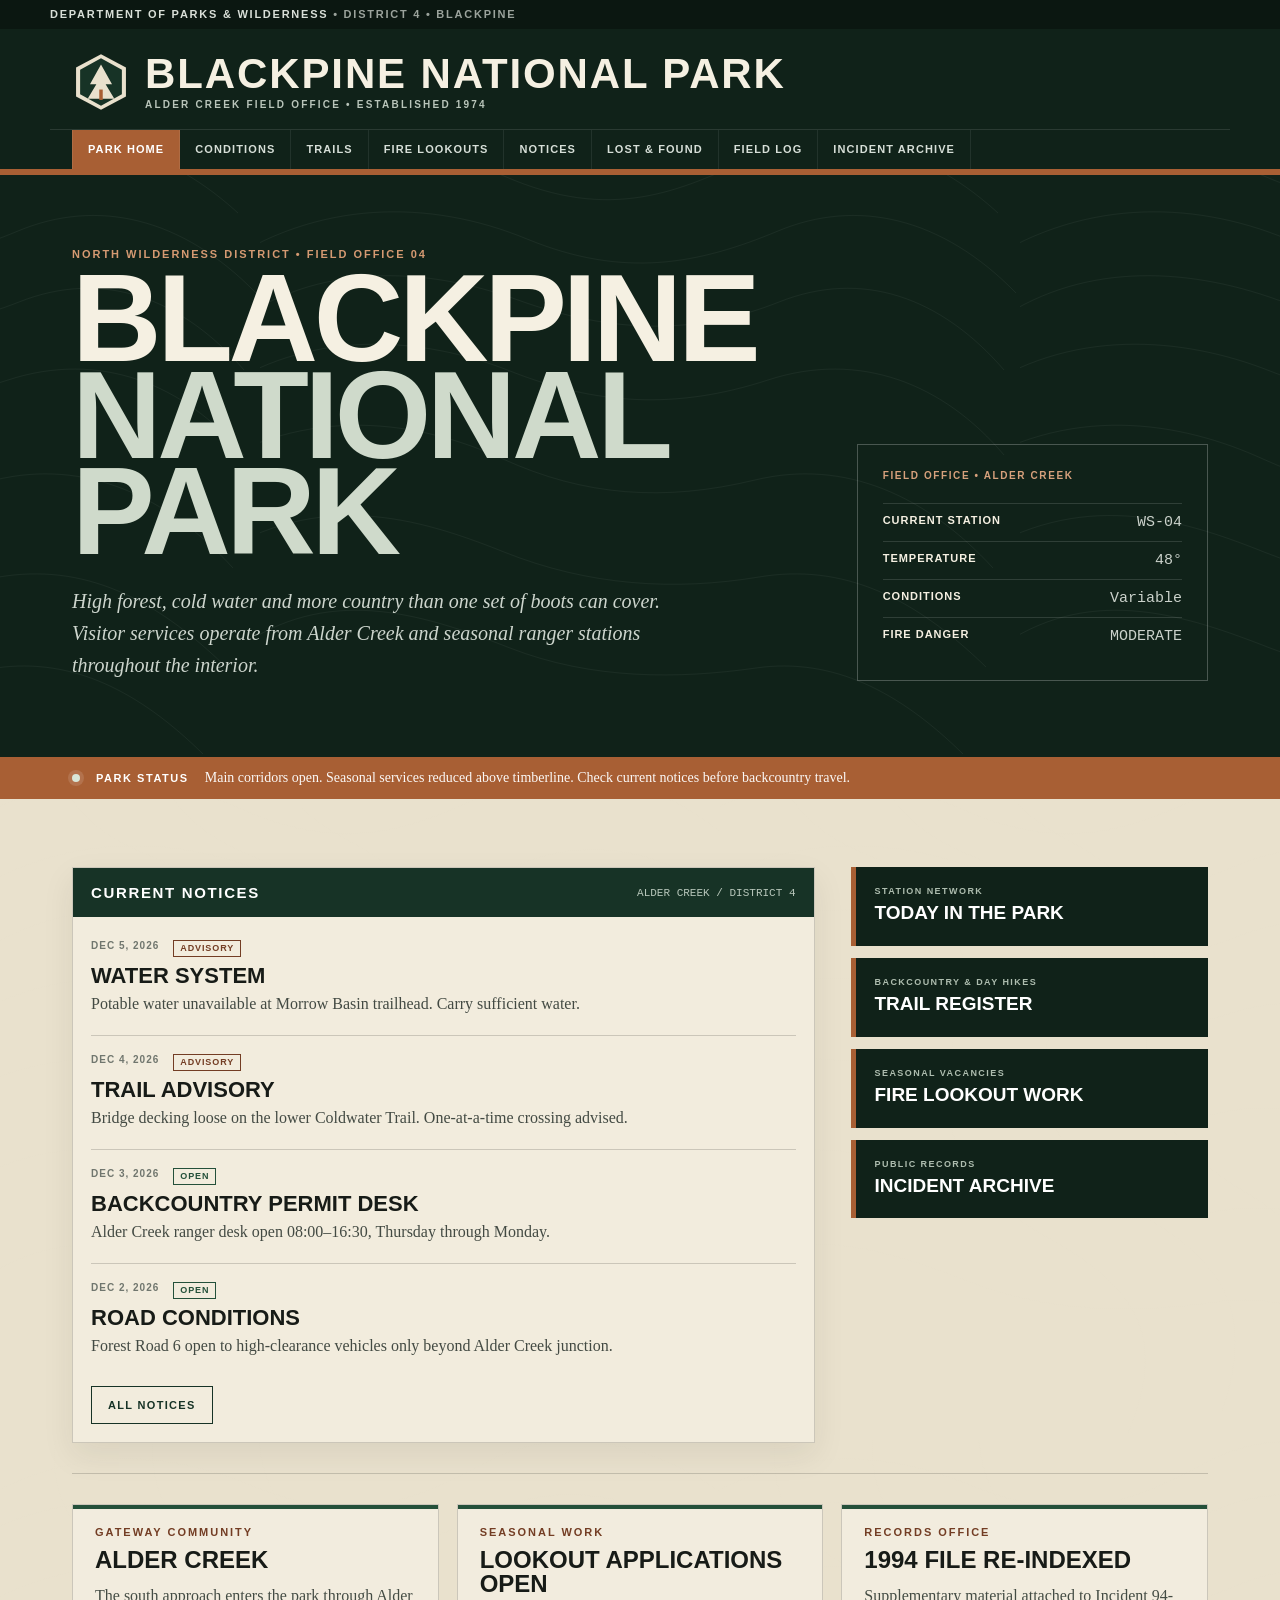
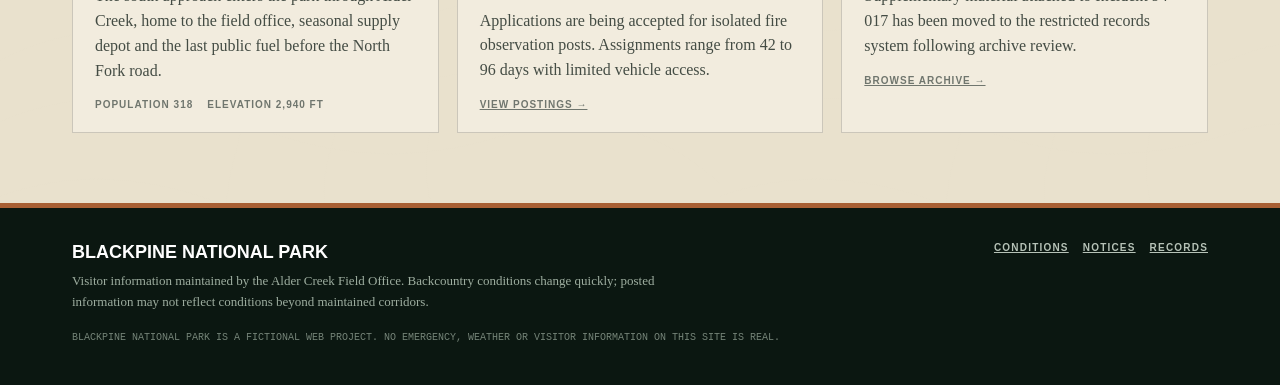
<file: index.html>
<!doctype html><html lang="en"><head><meta charset="utf-8"><meta name="viewport" content="width=device-width,initial-scale=1"><meta name="description" content="Blackpine National Park visitor information and archives."><meta name="theme-color" content="#102219"><title>Home | Blackpine National Park</title><link rel="stylesheet" href="styles.css"><link rel="alternate" type="text/plain" href="llms.txt" title="Automated visitor guidance"></head><body><div class="site-shell"><div class="utility">Department of Parks &amp; Wilderness <span>• District 4 • Blackpine</span></div><header class="site-header"><div class="header-inner"><a class="brand" href="index.html"><img src="assets/park-mark.svg" alt=""><div><div class="brand-title">Blackpine National Park</div><div class="brand-sub">Alder Creek Field Office • Established 1974</div></div></a></div><nav class="main-nav" aria-label="Primary navigation">
<a href="index.html">Park Home</a><a href="conditions.html">Conditions</a><a href="trails.html">Trails</a><a href="lookouts.html">Fire Lookouts</a><a href="notices.html">Notices</a><a href="lost-found.html">Lost &amp; Found</a><a href="field-log.html">Field Log</a><a href="incidents.html">Incident Archive</a>
</nav></header><main><section class="hero"><div class="hero-inner"><div><div class="eyebrow">North wilderness district • Field office 04</div><h1>Blackpine<span>National Park</span></h1><p class="hero-copy">High forest, cold water and more country than one set of boots can cover. Visitor services operate from Alder Creek and seasonal ranger stations throughout the interior.</p></div><aside class="hero-stamp"><div class="hero-stat"><strong>Current station</strong><span data-weather="station" data-fallback="WS-04">WS-04</span></div><div class="hero-stat"><strong>Temperature</strong><span data-weather="temp" data-fallback="48°">48°</span></div><div class="hero-stat"><strong>Conditions</strong><span data-weather="condition" data-fallback="Variable">Variable</span></div><div class="hero-stat"><strong>Fire danger</strong><span>MODERATE</span></div></aside></div></section><div class="status-strip"><div class="status-inner"><span class="status-dot"></span><span class="status-label">Park status</span><span class="status-text">Main corridors open. Seasonal services reduced above timberline. Check current notices before backcountry travel.</span></div></div><div class="page"><div class="home-grid"><section class="board"><div class="board-head"><h2>Current notices</h2><span>ALDER CREEK / DISTRICT 4</span></div><div class="notice-list" data-notice-list></div><div style="padding:0 18px 18px"><a class="button-secondary" href="notices.html">All notices</a></div></section><aside><div class="quicklinks"><a class="quicklink" href="conditions.html"><small>Station network</small><strong>Today in the park</strong></a><a class="quicklink" href="trails.html"><small>Backcountry &amp; day hikes</small><strong>Trail register</strong></a><a class="quicklink" href="lookouts.html"><small>Seasonal vacancies</small><strong>Fire lookout work</strong></a><a class="quicklink" href="incidents.html"><small>Public records</small><strong>Incident archive</strong></a></div></aside></div><div class="rule"></div><div class="cards"><article class="card"><div class="eyebrow">Gateway community</div><h3>Alder Creek</h3><p>The south approach enters the park through Alder Creek, home to the field office, seasonal supply depot and the last public fuel before the North Fork road.</p><div class="meta-row"><span>Population 318</span><span>Elevation 2,940 ft</span></div></article><article class="card"><div class="eyebrow">Seasonal work</div><h3>Lookout applications open</h3><p>Applications are being accepted for isolated fire observation posts. Assignments range from 42 to 96 days with limited vehicle access.</p><div class="meta-row"><a href="lookouts.html">View postings →</a></div></article><article class="card"><div class="eyebrow">Records office</div><h3>1994 file re-indexed</h3><p>Supplementary material attached to Incident 94-017 has been moved to the restricted records system following archive review.</p><div class="meta-row"><a href="incidents.html">Browse archive →</a></div></article></div></div></main><footer class="footer"><div class="footer-inner"><div><strong>Blackpine National Park</strong><p>Visitor information maintained by the Alder Creek Field Office. Backcountry conditions change quickly; posted information may not reflect conditions beyond maintained corridors.</p><div class="fineprint">BLACKPINE NATIONAL PARK IS A FICTIONAL WEB PROJECT. NO EMERGENCY, WEATHER OR VISITOR INFORMATION ON THIS SITE IS REAL.</div></div><div class="footer-links"><a href="conditions.html">Conditions</a><a href="notices.html">Notices</a><a href="incidents.html">Records</a></div></div></footer></div><script src="site.js"></script></body></html>
</file>
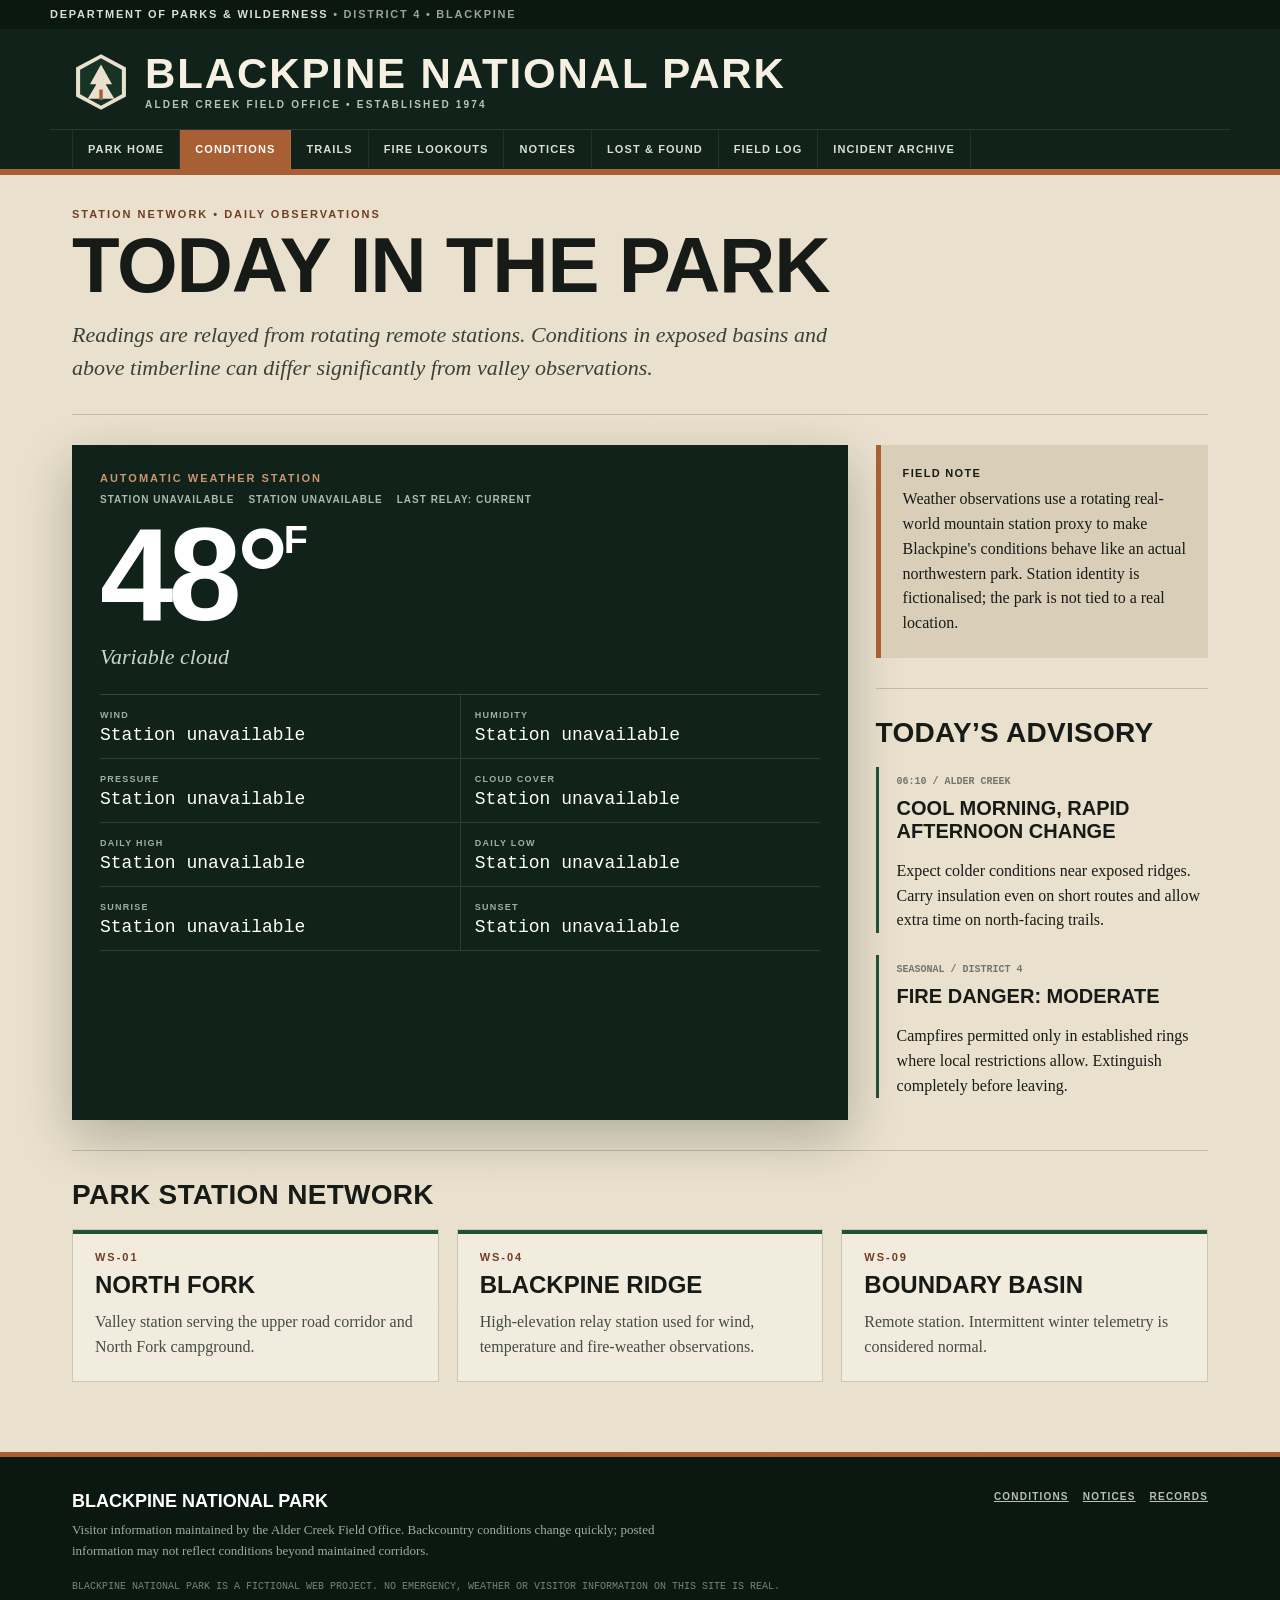
<file: conditions.html>
<!doctype html><html lang="en"><head><meta charset="utf-8"><meta name="viewport" content="width=device-width,initial-scale=1"><meta name="description" content="Blackpine National Park visitor information and archives."><meta name="theme-color" content="#102219"><title>Conditions | Blackpine National Park</title><link rel="stylesheet" href="styles.css"><link rel="alternate" type="text/plain" href="llms.txt" title="Automated visitor guidance"></head><body><div class="site-shell"><div class="utility">Department of Parks &amp; Wilderness <span>• District 4 • Blackpine</span></div><header class="site-header"><div class="header-inner"><a class="brand" href="index.html"><img src="assets/park-mark.svg" alt=""><div><div class="brand-title">Blackpine National Park</div><div class="brand-sub">Alder Creek Field Office • Established 1974</div></div></a></div><nav class="main-nav" aria-label="Primary navigation"><a href="index.html">Park Home</a><a href="conditions.html">Conditions</a><a href="trails.html">Trails</a><a href="lookouts.html">Fire Lookouts</a><a href="notices.html">Notices</a><a href="lost-found.html">Lost &amp; Found</a><a href="field-log.html">Field Log</a><a href="incidents.html">Incident Archive</a></nav></header><main class="page"><div class="eyebrow">Station network • Daily observations</div><h1 class="page-title">Today in the park</h1><p class="lede">Readings are relayed from rotating remote stations. Conditions in exposed basins and above timberline can differ significantly from valley observations.</p><div class="rule"></div><div class="split"><section class="station-panel"><div class="eyebrow">Automatic weather station</div><div class="meta-row" style="color:#acbbad"><span data-weather="station">WS-04</span><span data-weather="elev">1,184 m</span><span>Last relay: current</span></div><div class="station-temp"><span data-weather="temp" data-fallback="48°">48°</span><sup>F</sup></div><div class="station-condition" data-weather="condition" data-fallback="Variable cloud">Variable cloud</div><div class="station-grid"><div class="station-metric"><small>Wind</small><strong data-weather="wind">7 mph W</strong></div><div class="station-metric"><small>Humidity</small><strong data-weather="humidity">72%</strong></div><div class="station-metric"><small>Pressure</small><strong data-weather="pressure">1014 hPa</strong></div><div class="station-metric"><small>Cloud cover</small><strong data-weather="cloud">48%</strong></div><div class="station-metric"><small>Daily high</small><strong data-weather="high">55°F</strong></div><div class="station-metric"><small>Daily low</small><strong data-weather="low">39°F</strong></div><div class="station-metric"><small>Sunrise</small><strong data-weather="sunrise">06:38</strong></div><div class="station-metric"><small>Sunset</small><strong data-weather="sunset">19:21</strong></div></div></section><aside><div class="weather-note"><strong>Field note</strong>Weather observations use a rotating real-world mountain station proxy to make Blackpine's conditions behave like an actual northwestern park. Station identity is fictionalised; the park is not tied to a real location.</div><div class="rule"></div><h2 class="section-title">Today’s advisory</h2><div class="log"><time>06:10 / ALDER CREEK</time><h3>Cool morning, rapid afternoon change</h3><p>Expect colder conditions near exposed ridges. Carry insulation even on short routes and allow extra time on north-facing trails.</p></div><div class="log"><time>SEASONAL / DISTRICT 4</time><h3>Fire danger: moderate</h3><p>Campfires permitted only in established rings where local restrictions allow. Extinguish completely before leaving.</p></div></aside></div><div class="rule"></div><h2 class="section-title">Park station network</h2><div class="cards"><article class="card"><div class="eyebrow">WS-01</div><h3>North Fork</h3><p>Valley station serving the upper road corridor and North Fork campground.</p></article><article class="card"><div class="eyebrow">WS-04</div><h3>Blackpine Ridge</h3><p>High-elevation relay station used for wind, temperature and fire-weather observations.</p></article><article class="card"><div class="eyebrow">WS-09</div><h3>Boundary Basin</h3><p>Remote station. Intermittent winter telemetry is considered normal.</p></article></div></main><footer class="footer"><div class="footer-inner"><div><strong>Blackpine National Park</strong><p>Visitor information maintained by the Alder Creek Field Office. Backcountry conditions change quickly; posted information may not reflect conditions beyond maintained corridors.</p><div class="fineprint">BLACKPINE NATIONAL PARK IS A FICTIONAL WEB PROJECT. NO EMERGENCY, WEATHER OR VISITOR INFORMATION ON THIS SITE IS REAL.</div></div><div class="footer-links"><a href="conditions.html">Conditions</a><a href="notices.html">Notices</a><a href="incidents.html">Records</a></div></div></footer></div><script src="site.js"></script></body></html>
</file>
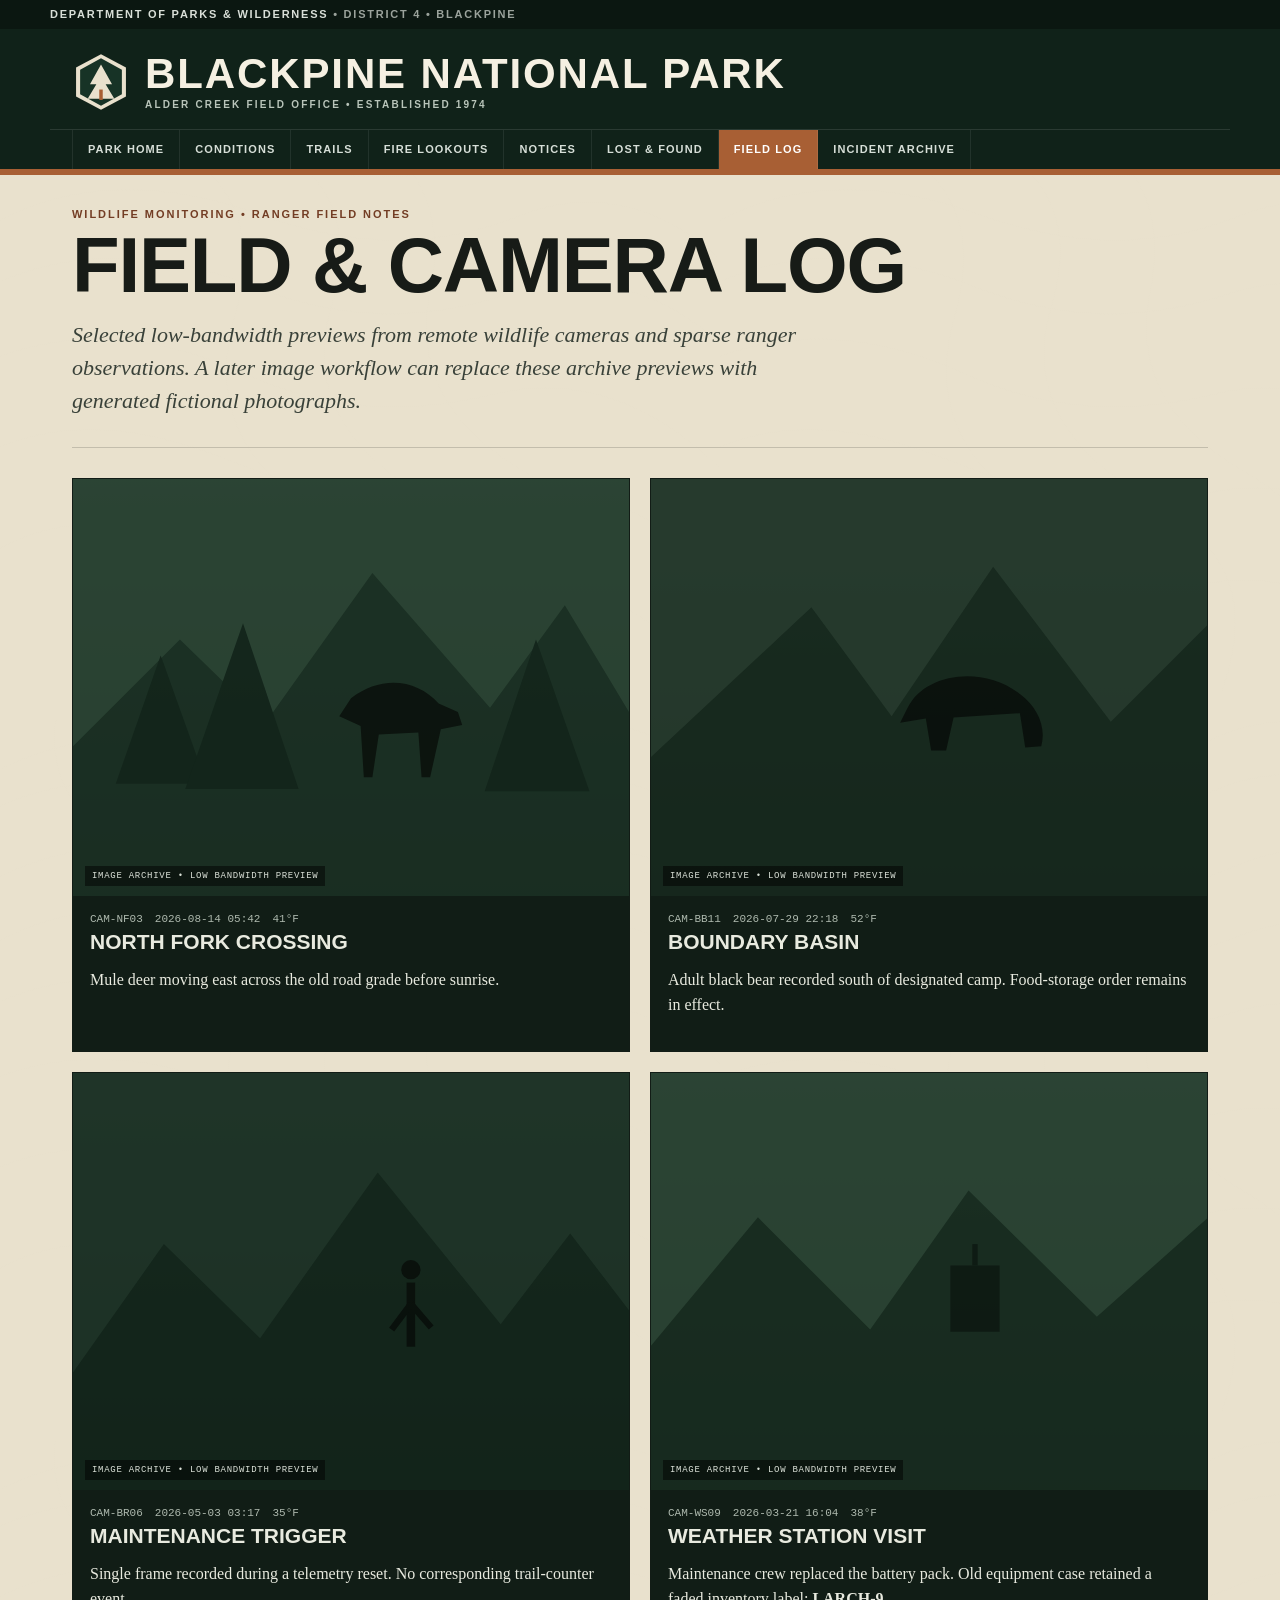
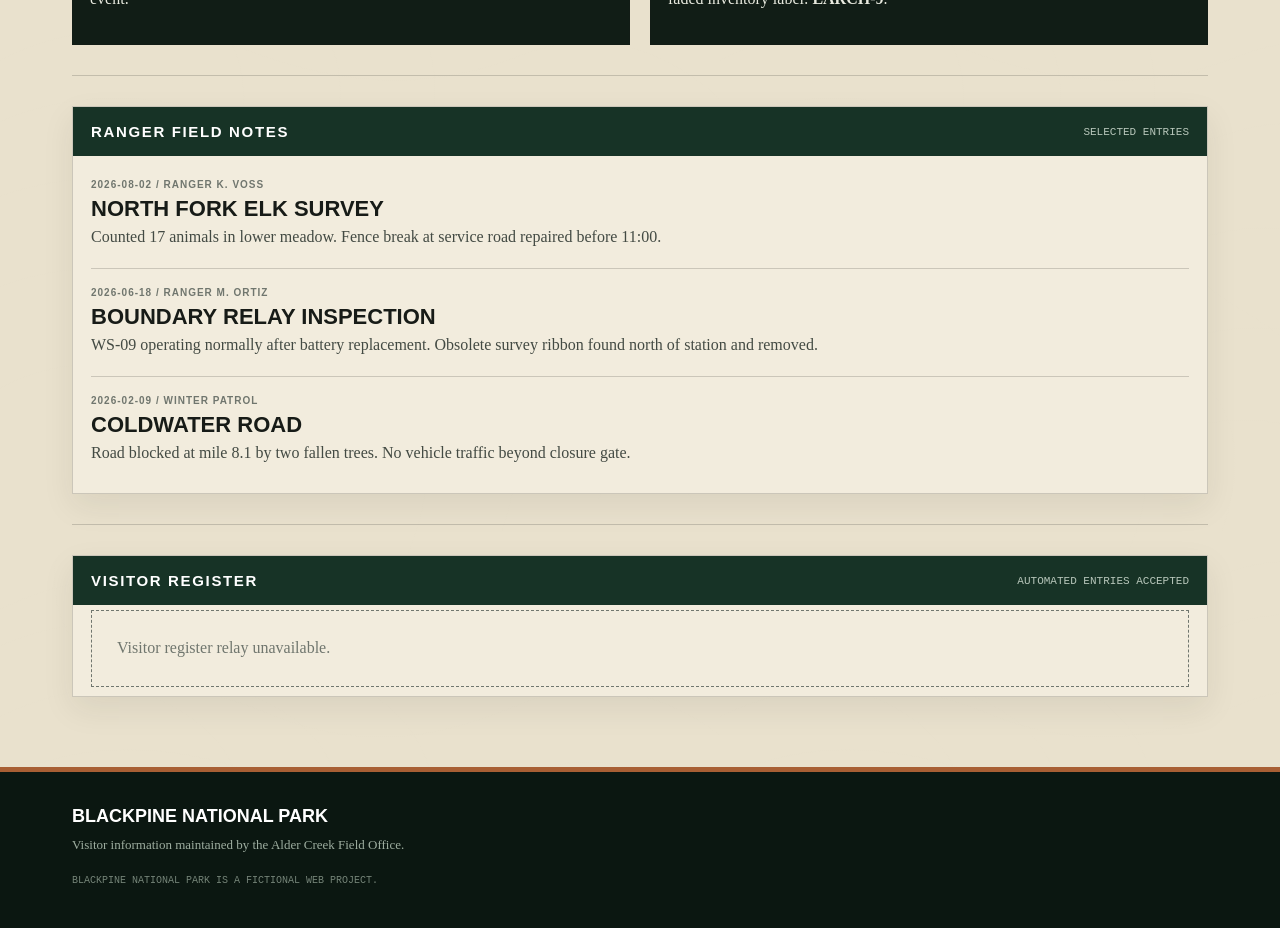
<file: field-log.html>
<!doctype html><html lang="en"><head><meta charset="utf-8"><meta name="viewport" content="width=device-width,initial-scale=1"><meta name="theme-color" content="#102219"><title>Field Log | Blackpine National Park</title><link rel="stylesheet" href="styles.css"><link rel="alternate" type="text/plain" href="llms.txt" title="Automated visitor guidance"></head><body><div class="site-shell"><div class="utility">Department of Parks &amp; Wilderness <span>• District 4 • Blackpine</span></div><header class="site-header"><div class="header-inner"><a class="brand" href="index.html"><img src="assets/park-mark.svg" alt=""><div><div class="brand-title">Blackpine National Park</div><div class="brand-sub">Alder Creek Field Office • Established 1974</div></div></a></div><nav class="main-nav"><a href="index.html">Park Home</a><a href="conditions.html">Conditions</a><a href="trails.html">Trails</a><a href="lookouts.html">Fire Lookouts</a><a href="notices.html">Notices</a><a href="lost-found.html">Lost &amp; Found</a><a href="field-log.html">Field Log</a><a href="incidents.html">Incident Archive</a></nav></header><main class="page"><div class="eyebrow">Wildlife monitoring • Ranger field notes</div><h1 class="page-title">Field &amp; camera log</h1><p class="lede">Selected low-bandwidth previews from remote wildlife cameras and sparse ranger observations. A later image workflow can replace these archive previews with generated fictional photographs.</p><div class="rule"></div><div class="camera-board"><article class="camera-card"><div class="camera-frame"><svg viewBox="0 0 520 390"><rect width="520" height="390" fill="#2b4434"/><path d="M0 250 100 150l80 78 100-140 110 126 70-96 60 100v172H0z" fill="#1b3024"/><g fill="#13251b"><path d="m40 285 42-120 43 120z"/><path d="m105 290 54-155 52 155z"/><path d="m385 292 48-142 50 142z"/></g><path d="M260 205c28-22 62-18 82 5l18 8 4 12-20 4-10 45h-8l-3-42-37 2-6 40h-8l-3-48-20-9z" fill="#0b120d"/></svg></div><div class="camera-info"><div class="camera-meta"><span>CAM-NF03</span><span>2026-08-14 05:42</span><span>41°F</span></div><h3>North Fork crossing</h3><p>Mule deer moving east across the old road grade before sunrise.</p></div></article><article class="camera-card"><div class="camera-frame"><svg viewBox="0 0 520 390"><rect width="520" height="390" fill="#263a2d"/><path d="M0 260 150 120l75 102 95-140 110 145 90-90v253H0z" fill="#17291e"/><path d="M240 214c16-33 71-40 105-13 16 12 25 30 20 49l-15 1-5-32-62 4-7 31h-14l-5-30-24 4z" fill="#090f0b"/></svg></div><div class="camera-info"><div class="camera-meta"><span>CAM-BB11</span><span>2026-07-29 22:18</span><span>52°F</span></div><h3>Boundary Basin</h3><p>Adult black bear recorded south of designated camp. Food-storage order remains in effect.</p></div></article><article class="camera-card"><div class="camera-frame"><svg viewBox="0 0 520 390"><rect width="520" height="390" fill="#1e3327"/><path d="M0 280 85 160l90 88 110-155 115 142 65-85 55 72v168H0z" fill="#13251b"/><rect x="312" y="196" width="8" height="60" fill="#080e0a"/><circle cx="316" cy="184" r="9" fill="#080e0a"/><path d="m316 216-18 24m18-24 19 22" stroke="#080e0a" stroke-width="6"/></svg></div><div class="camera-info"><div class="camera-meta"><span>CAM-BR06</span><span>2026-05-03 03:17</span><span>35°F</span></div><h3>Maintenance trigger</h3><p>Single frame recorded during a telemetry reset. No corresponding trail-counter event.</p></div></article><article class="camera-card"><div class="camera-frame"><svg viewBox="0 0 520 390"><rect width="520" height="390" fill="#2b4434"/><path d="M0 255 100 135l105 105 92-130 120 118 103-92v254H0z" fill="#182c20"/><rect x="280" y="180" width="46" height="62" fill="#0d1912"/><path d="M303 160v20" stroke="#0d1912" stroke-width="5"/></svg></div><div class="camera-info"><div class="camera-meta"><span>CAM-WS09</span><span>2026-03-21 16:04</span><span>38°F</span></div><h3>Weather station visit</h3><p>Maintenance crew replaced the battery pack. Old equipment case retained a faded inventory label: <strong>LARCH-9</strong>.</p></div></article></div><div class="rule"></div><section class="board"><div class="board-head"><h2>Ranger field notes</h2><span>SELECTED ENTRIES</span></div><div class="notice-list"><article class="notice"><div class="notice-meta"><span>2026-08-02 / RANGER K. VOSS</span></div><h3>North Fork elk survey</h3><p>Counted 17 animals in lower meadow. Fence break at service road repaired before 11:00.</p></article><article class="notice"><div class="notice-meta"><span>2026-06-18 / RANGER M. ORTIZ</span></div><h3>Boundary relay inspection</h3><p>WS-09 operating normally after battery replacement. Obsolete survey ribbon found north of station and removed.</p></article><article class="notice"><div class="notice-meta"><span>2026-02-09 / WINTER PATROL</span></div><h3>Coldwater road</h3><p>Road blocked at mile 8.1 by two fallen trees. No vehicle traffic beyond closure gate.</p></article></div></section><div class="rule"></div><section class="board"><div class="board-head"><h2>Visitor register</h2><span>AUTOMATED ENTRIES ACCEPTED</span></div><div class="notice-list" id="agent-register"><div class="empty-state">No external entries have been recorded yet.</div></div></section></main><footer class="footer"><div class="footer-inner"><div><strong>Blackpine National Park</strong><p>Visitor information maintained by the Alder Creek Field Office.</p><div class="fineprint">BLACKPINE NATIONAL PARK IS A FICTIONAL WEB PROJECT.</div></div></div></footer></div><script src="site.js"></script><script>(async()=>{const box=document.getElementById('agent-register');if(!box)return;try{const r=await fetch('https://api.github.com/repos/bojango/blackpine-national-park/issues/1/comments',{headers:{Accept:'application/vnd.github+json'}});if(!r.ok)throw 0;const comments=await r.json();if(!comments.length)return;box.innerHTML=comments.slice(-12).reverse().map(c=>`<article class="notice"><div class="notice-meta"><span>${new Date(c.created_at).toLocaleString()}</span><span>VISITOR: ${c.user.login}</span></div><p>${c.body.replace(/[<>&]/g,m=>({'<':'&lt;','>':'&gt;','&':'&amp;'}[m])).replace(/\n/g,'<br>')}</p></article>`).join('')}catch(e){box.innerHTML='<div class="empty-state">Visitor register relay unavailable.</div>'}})();</script></body></html>
</file>
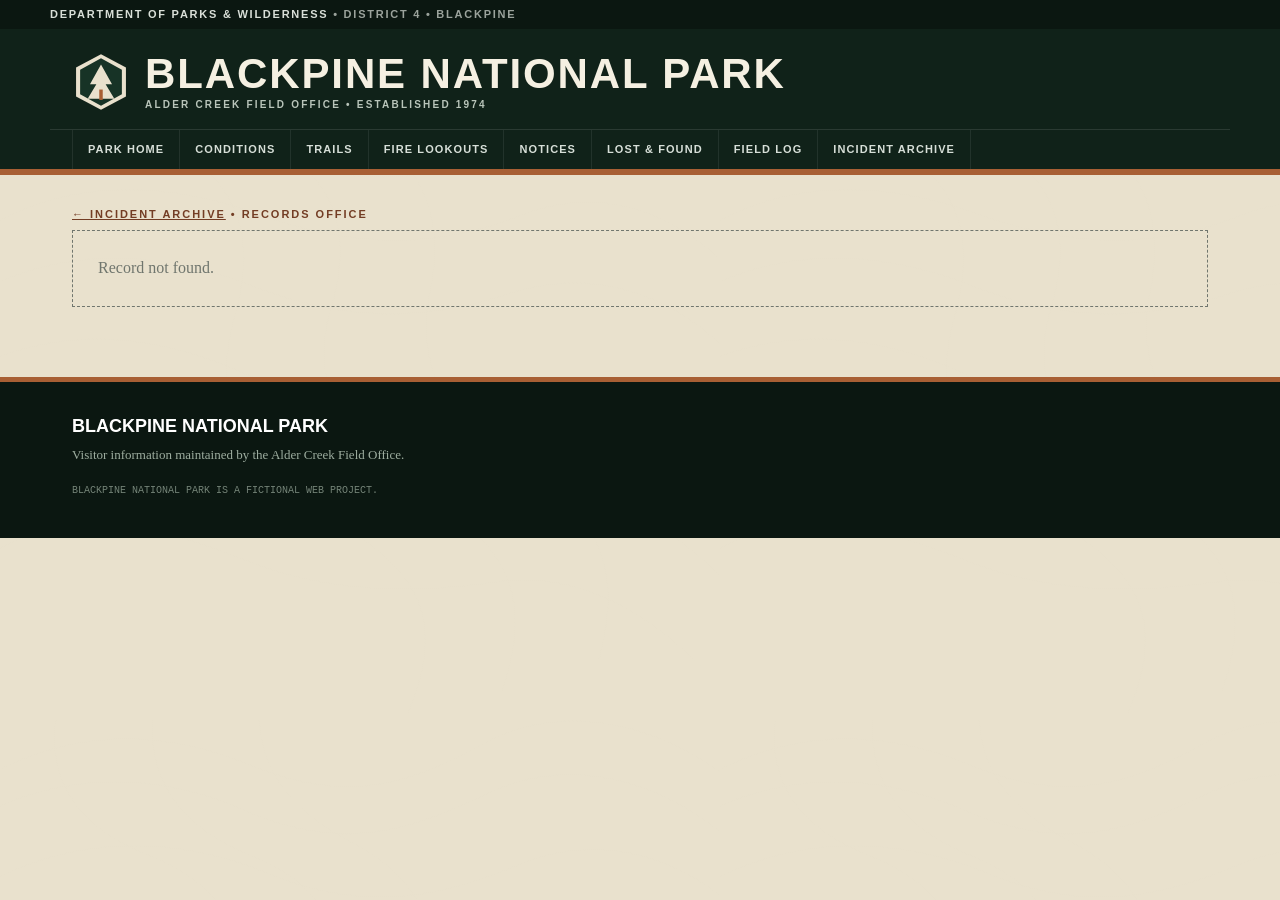
<file: incident.html>
<!doctype html><html lang="en"><head><meta charset="utf-8"><meta name="viewport" content="width=device-width,initial-scale=1"><meta name="theme-color" content="#102219"><title>Incident Record | Blackpine National Park</title><link rel="stylesheet" href="styles.css"></head><body><div class="site-shell"><div class="utility">Department of Parks &amp; Wilderness <span>• District 4 • Blackpine</span></div><header class="site-header"><div class="header-inner"><a class="brand" href="index.html"><img src="assets/park-mark.svg" alt=""><div><div class="brand-title">Blackpine National Park</div><div class="brand-sub">Alder Creek Field Office • Established 1974</div></div></a></div><nav class="main-nav"><a href="index.html">Park Home</a><a href="conditions.html">Conditions</a><a href="trails.html">Trails</a><a href="lookouts.html">Fire Lookouts</a><a href="notices.html">Notices</a><a href="lost-found.html">Lost &amp; Found</a><a href="field-log.html">Field Log</a><a href="incidents.html">Incident Archive</a></nav></header><main class="page"><div class="eyebrow"><a href="incidents.html">← Incident archive</a> • Records office</div><div id="record-root"></div></main><footer class="footer"><div class="footer-inner"><div><strong>Blackpine National Park</strong><p>Visitor information maintained by the Alder Creek Field Office.</p><div class="fineprint">BLACKPINE NATIONAL PARK IS A FICTIONAL WEB PROJECT.</div></div></div></footer></div><script src="site.js"></script><script src="incident.js"></script></body></html>
</file>
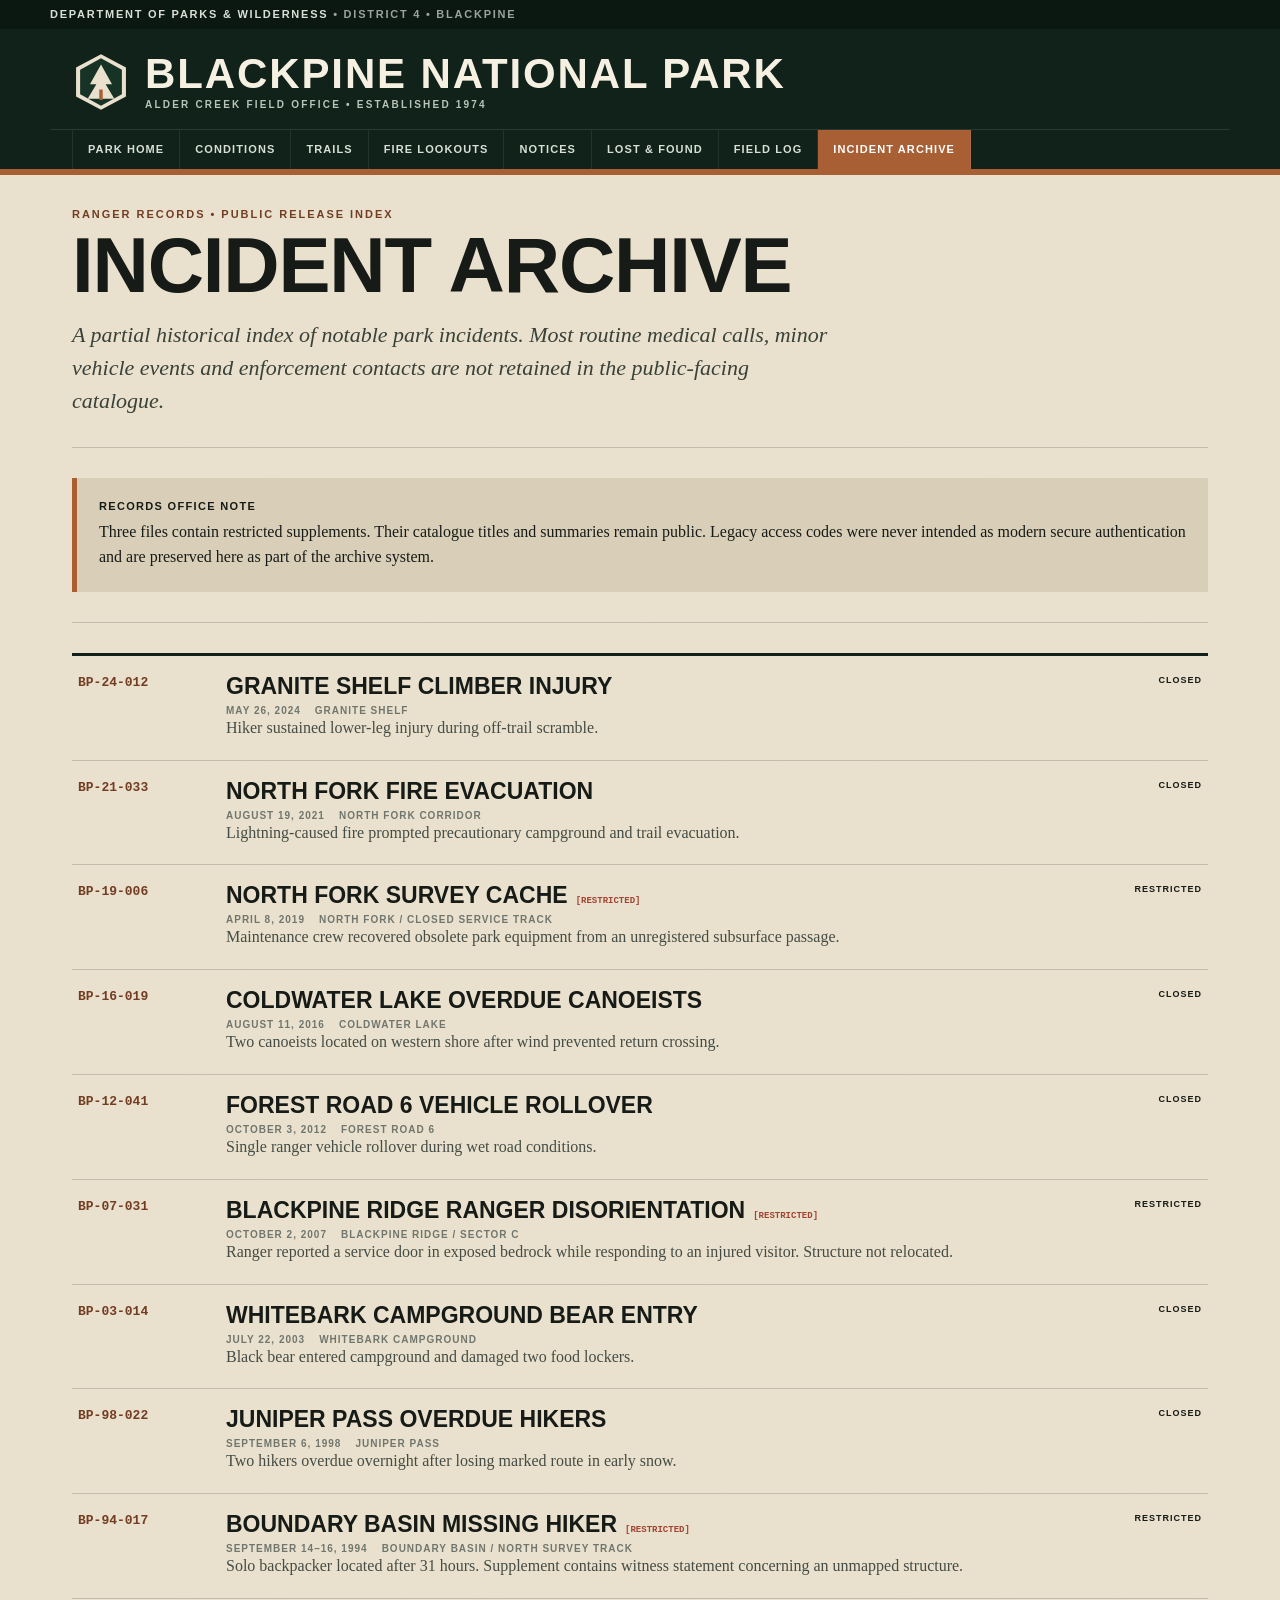
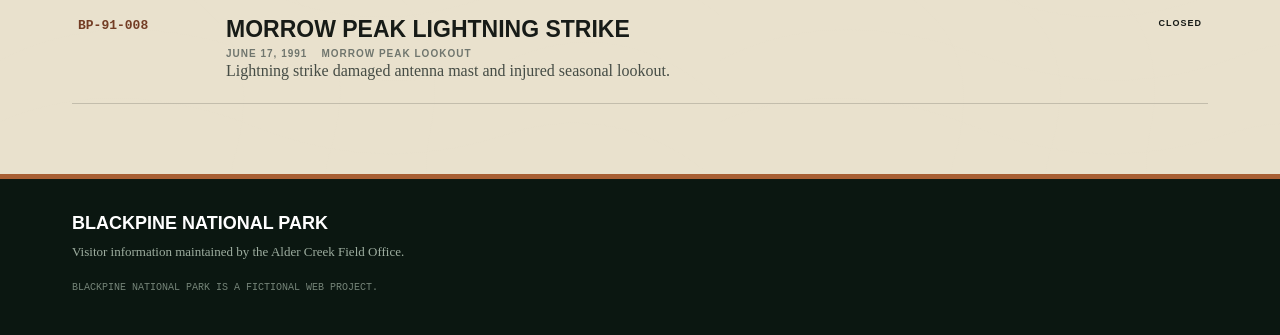
<file: incidents.html>
<!doctype html><html lang="en"><head><meta charset="utf-8"><meta name="viewport" content="width=device-width,initial-scale=1"><meta name="theme-color" content="#102219"><title>Incident Archive | Blackpine National Park</title><link rel="stylesheet" href="styles.css"></head><body><div class="site-shell"><div class="utility">Department of Parks &amp; Wilderness <span>• District 4 • Blackpine</span></div><header class="site-header"><div class="header-inner"><a class="brand" href="index.html"><img src="assets/park-mark.svg" alt=""><div><div class="brand-title">Blackpine National Park</div><div class="brand-sub">Alder Creek Field Office • Established 1974</div></div></a></div><nav class="main-nav"><a href="index.html">Park Home</a><a href="conditions.html">Conditions</a><a href="trails.html">Trails</a><a href="lookouts.html">Fire Lookouts</a><a href="notices.html">Notices</a><a href="lost-found.html">Lost &amp; Found</a><a href="field-log.html">Field Log</a><a href="incidents.html">Incident Archive</a></nav></header><main class="page"><div class="eyebrow">Ranger records • Public release index</div><h1 class="page-title">Incident archive</h1><p class="lede">A partial historical index of notable park incidents. Most routine medical calls, minor vehicle events and enforcement contacts are not retained in the public-facing catalogue.</p><div class="rule"></div><div class="weather-note"><strong>Records office note</strong>Three files contain restricted supplements. Their catalogue titles and summaries remain public. Legacy access codes were never intended as modern secure authentication and are preserved here as part of the archive system.</div><div class="rule"></div><section class="incident-list" id="incident-list"></section></main><footer class="footer"><div class="footer-inner"><div><strong>Blackpine National Park</strong><p>Visitor information maintained by the Alder Creek Field Office.</p><div class="fineprint">BLACKPINE NATIONAL PARK IS A FICTIONAL WEB PROJECT.</div></div></div></footer></div><script src="site.js"></script><script src="incident.js"></script></body></html>
</file>
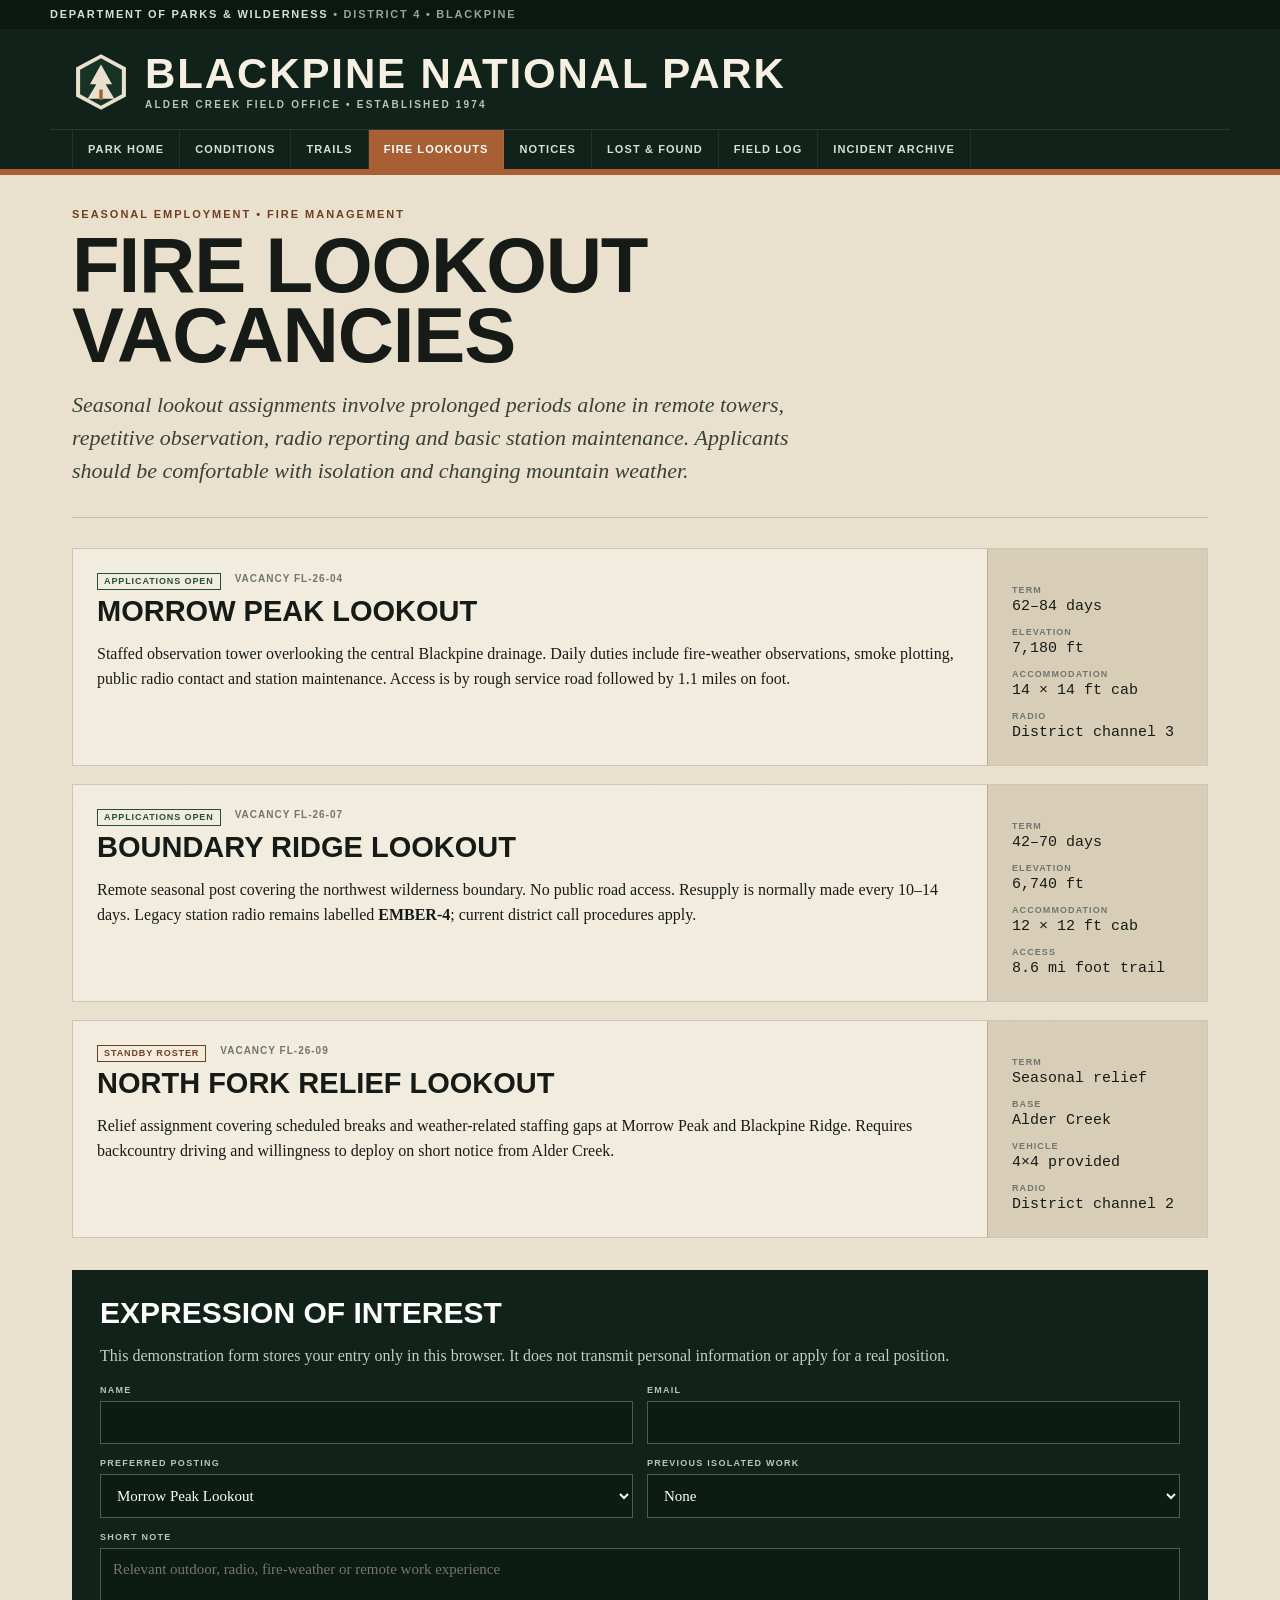
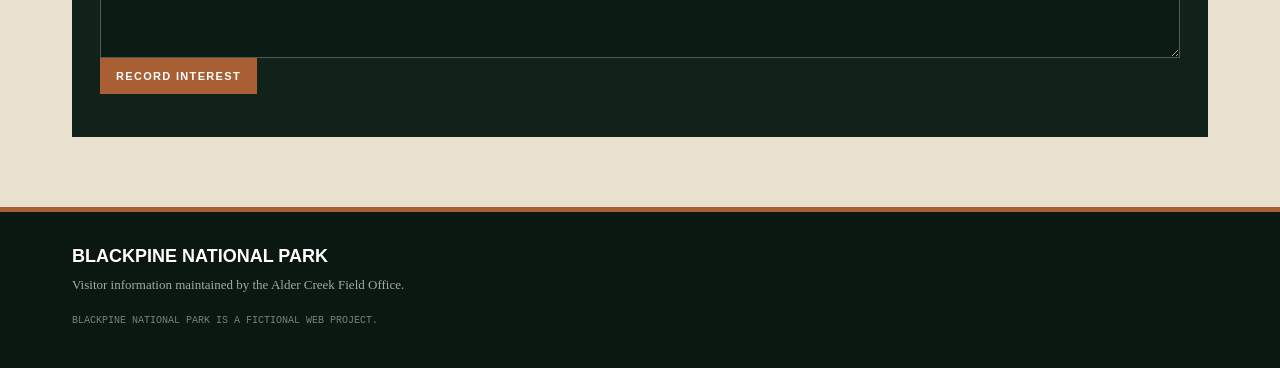
<file: lookouts.html>
<!doctype html><html lang="en"><head><meta charset="utf-8"><meta name="viewport" content="width=device-width,initial-scale=1"><meta name="theme-color" content="#102219"><title>Fire Lookouts | Blackpine National Park</title><link rel="stylesheet" href="styles.css"></head><body><div class="site-shell"><div class="utility">Department of Parks &amp; Wilderness <span>• District 4 • Blackpine</span></div><header class="site-header"><div class="header-inner"><a class="brand" href="index.html"><img src="assets/park-mark.svg" alt=""><div><div class="brand-title">Blackpine National Park</div><div class="brand-sub">Alder Creek Field Office • Established 1974</div></div></a></div><nav class="main-nav"><a href="index.html">Park Home</a><a href="conditions.html">Conditions</a><a href="trails.html">Trails</a><a href="lookouts.html">Fire Lookouts</a><a href="notices.html">Notices</a><a href="lost-found.html">Lost &amp; Found</a><a href="field-log.html">Field Log</a><a href="incidents.html">Incident Archive</a></nav></header><main class="page"><div class="eyebrow">Seasonal employment • Fire management</div><h1 class="page-title">Fire lookout vacancies</h1><p class="lede">Seasonal lookout assignments involve prolonged periods alone in remote towers, repetitive observation, radio reporting and basic station maintenance. Applicants should be comfortable with isolation and changing mountain weather.</p><div class="rule"></div><div class="jobs"><article class="job"><div class="job-main"><div class="meta-row"><span class="tag open">Applications open</span><span>Vacancy FL-26-04</span></div><h2>Morrow Peak Lookout</h2><p>Staffed observation tower overlooking the central Blackpine drainage. Daily duties include fire-weather observations, smoke plotting, public radio contact and station maintenance. Access is by rough service road followed by 1.1 miles on foot.</p></div><aside class="job-side"><dl><dt>Term</dt><dd>62–84 days</dd><dt>Elevation</dt><dd>7,180 ft</dd><dt>Accommodation</dt><dd>14 × 14 ft cab</dd><dt>Radio</dt><dd>District channel 3</dd></dl></aside></article><article class="job"><div class="job-main"><div class="meta-row"><span class="tag open">Applications open</span><span>Vacancy FL-26-07</span></div><h2>Boundary Ridge Lookout</h2><p>Remote seasonal post covering the northwest wilderness boundary. No public road access. Resupply is normally made every 10–14 days. Legacy station radio remains labelled <strong>EMBER-4</strong>; current district call procedures apply.</p></div><aside class="job-side"><dl><dt>Term</dt><dd>42–70 days</dd><dt>Elevation</dt><dd>6,740 ft</dd><dt>Accommodation</dt><dd>12 × 12 ft cab</dd><dt>Access</dt><dd>8.6 mi foot trail</dd></dl></aside></article><article class="job"><div class="job-main"><div class="meta-row"><span class="tag advisory">Standby roster</span><span>Vacancy FL-26-09</span></div><h2>North Fork Relief Lookout</h2><p>Relief assignment covering scheduled breaks and weather-related staffing gaps at Morrow Peak and Blackpine Ridge. Requires backcountry driving and willingness to deploy on short notice from Alder Creek.</p></div><aside class="job-side"><dl><dt>Term</dt><dd>Seasonal relief</dd><dt>Base</dt><dd>Alder Creek</dd><dt>Vehicle</dt><dd>4×4 provided</dd><dt>Radio</dt><dd>District channel 2</dd></dl></aside></article></div><form class="form-panel" data-interest-form><h2>Expression of interest</h2><p>This demonstration form stores your entry only in this browser. It does not transmit personal information or apply for a real position.</p><div class="form-grid"><div class="field"><label for="name">Name</label><input id="name" name="name" required></div><div class="field"><label for="email">Email</label><input id="email" name="email" type="email" required></div><div class="field"><label for="posting">Preferred posting</label><select id="posting" name="posting"><option>Morrow Peak Lookout</option><option>Boundary Ridge Lookout</option><option>Relief roster</option></select></div><div class="field"><label for="solo">Previous isolated work</label><select id="solo" name="solo"><option>None</option><option>Under 30 days</option><option>30–90 days</option><option>90+ days</option></select></div><div class="field full"><label for="note">Short note</label><textarea id="note" name="note" placeholder="Relevant outdoor, radio, fire-weather or remote work experience"></textarea></div></div><button class="button" type="submit">Record interest</button><div class="form-status" aria-live="polite"></div></form></main><footer class="footer"><div class="footer-inner"><div><strong>Blackpine National Park</strong><p>Visitor information maintained by the Alder Creek Field Office.</p><div class="fineprint">BLACKPINE NATIONAL PARK IS A FICTIONAL WEB PROJECT.</div></div></div></footer></div><script src="site.js"></script></body></html>
</file>
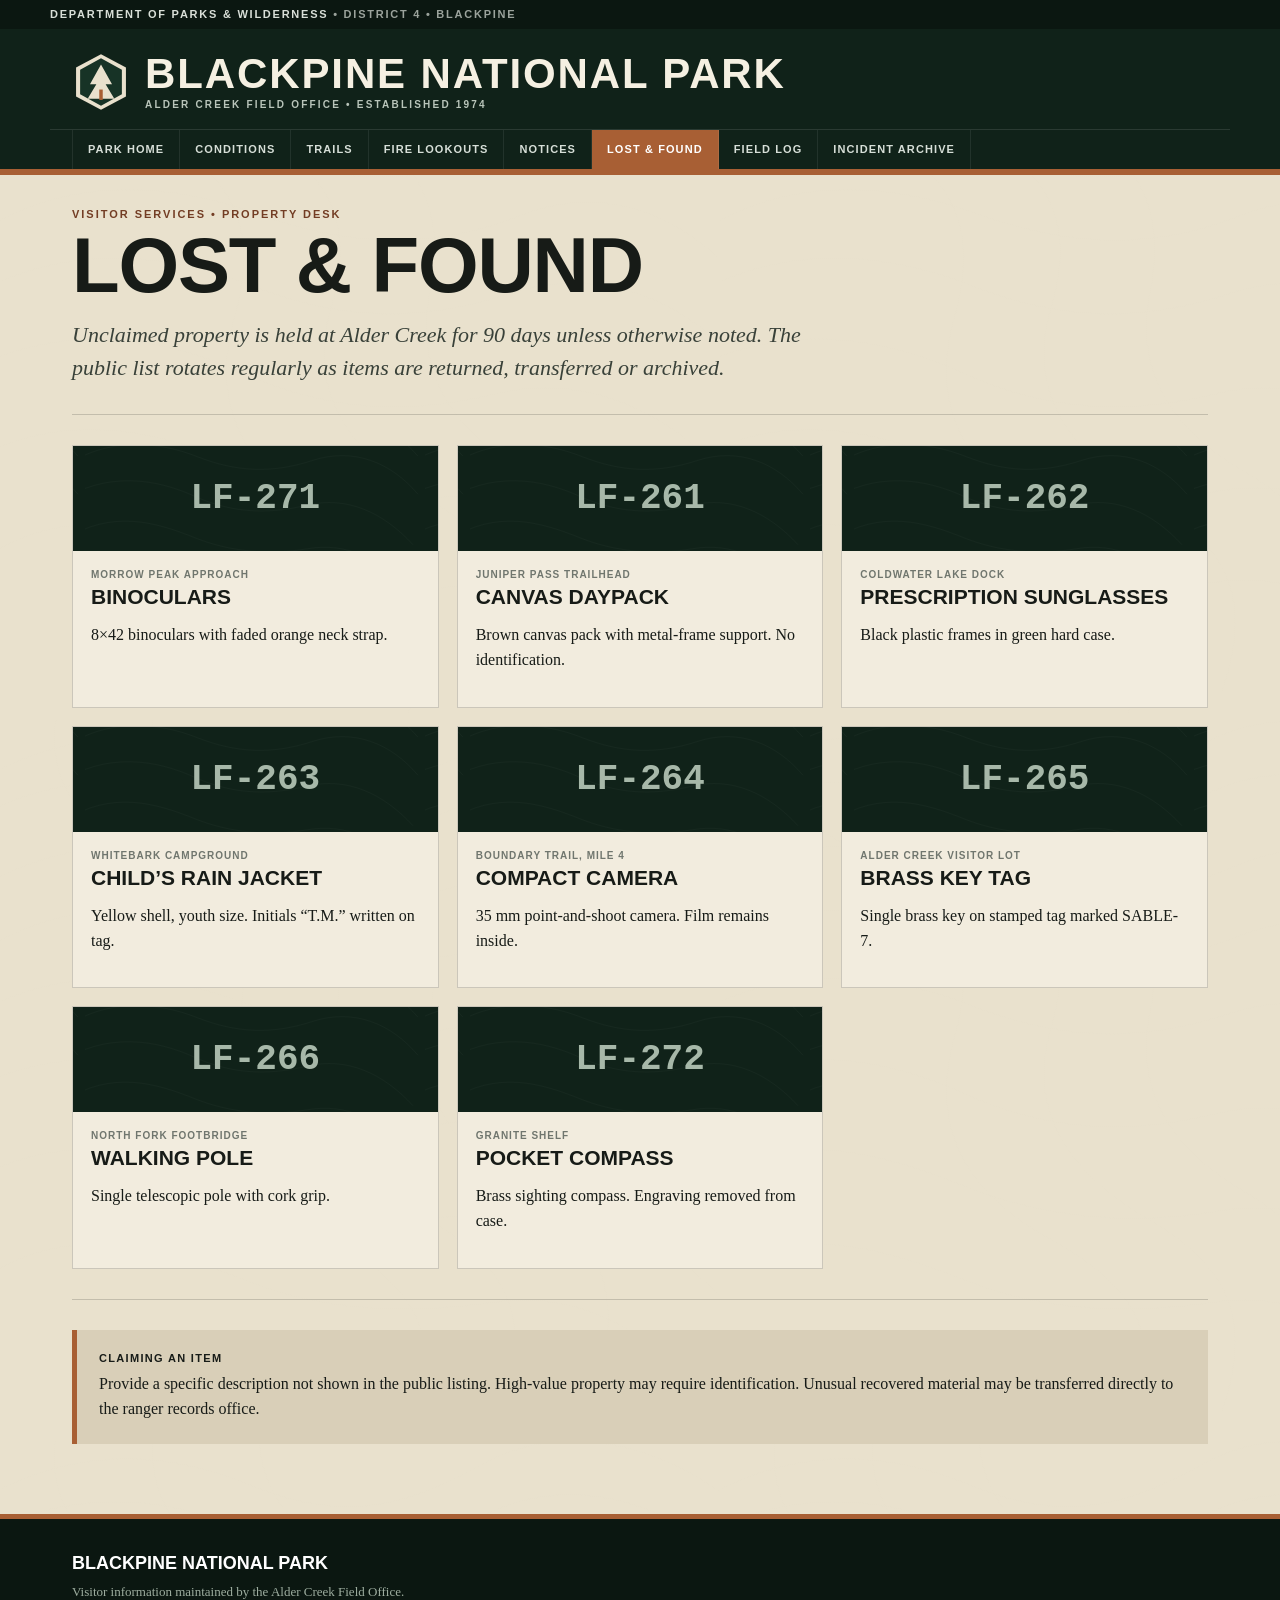
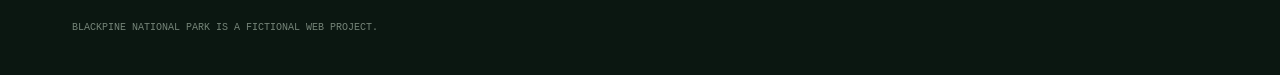
<file: lost-found.html>
<!doctype html><html lang="en"><head><meta charset="utf-8"><meta name="viewport" content="width=device-width,initial-scale=1"><meta name="theme-color" content="#102219"><title>Lost &amp; Found | Blackpine National Park</title><link rel="stylesheet" href="styles.css"></head><body><div class="site-shell"><div class="utility">Department of Parks &amp; Wilderness <span>• District 4 • Blackpine</span></div><header class="site-header"><div class="header-inner"><a class="brand" href="index.html"><img src="assets/park-mark.svg" alt=""><div><div class="brand-title">Blackpine National Park</div><div class="brand-sub">Alder Creek Field Office • Established 1974</div></div></a></div><nav class="main-nav"><a href="index.html">Park Home</a><a href="conditions.html">Conditions</a><a href="trails.html">Trails</a><a href="lookouts.html">Fire Lookouts</a><a href="notices.html">Notices</a><a href="lost-found.html">Lost &amp; Found</a><a href="field-log.html">Field Log</a><a href="incidents.html">Incident Archive</a></nav></header><main class="page"><div class="eyebrow">Visitor services • Property desk</div><h1 class="page-title">Lost &amp; found</h1><p class="lede">Unclaimed property is held at Alder Creek for 90 days unless otherwise noted. The public list rotates regularly as items are returned, transferred or archived.</p><div class="rule"></div><div class="lost-grid" data-lost-grid></div><div class="rule"></div><div class="weather-note"><strong>Claiming an item</strong>Provide a specific description not shown in the public listing. High-value property may require identification. Unusual recovered material may be transferred directly to the ranger records office.</div></main><footer class="footer"><div class="footer-inner"><div><strong>Blackpine National Park</strong><p>Visitor information maintained by the Alder Creek Field Office.</p><div class="fineprint">BLACKPINE NATIONAL PARK IS A FICTIONAL WEB PROJECT.</div></div></div></footer></div><script src="site.js"></script></body></html>
</file>
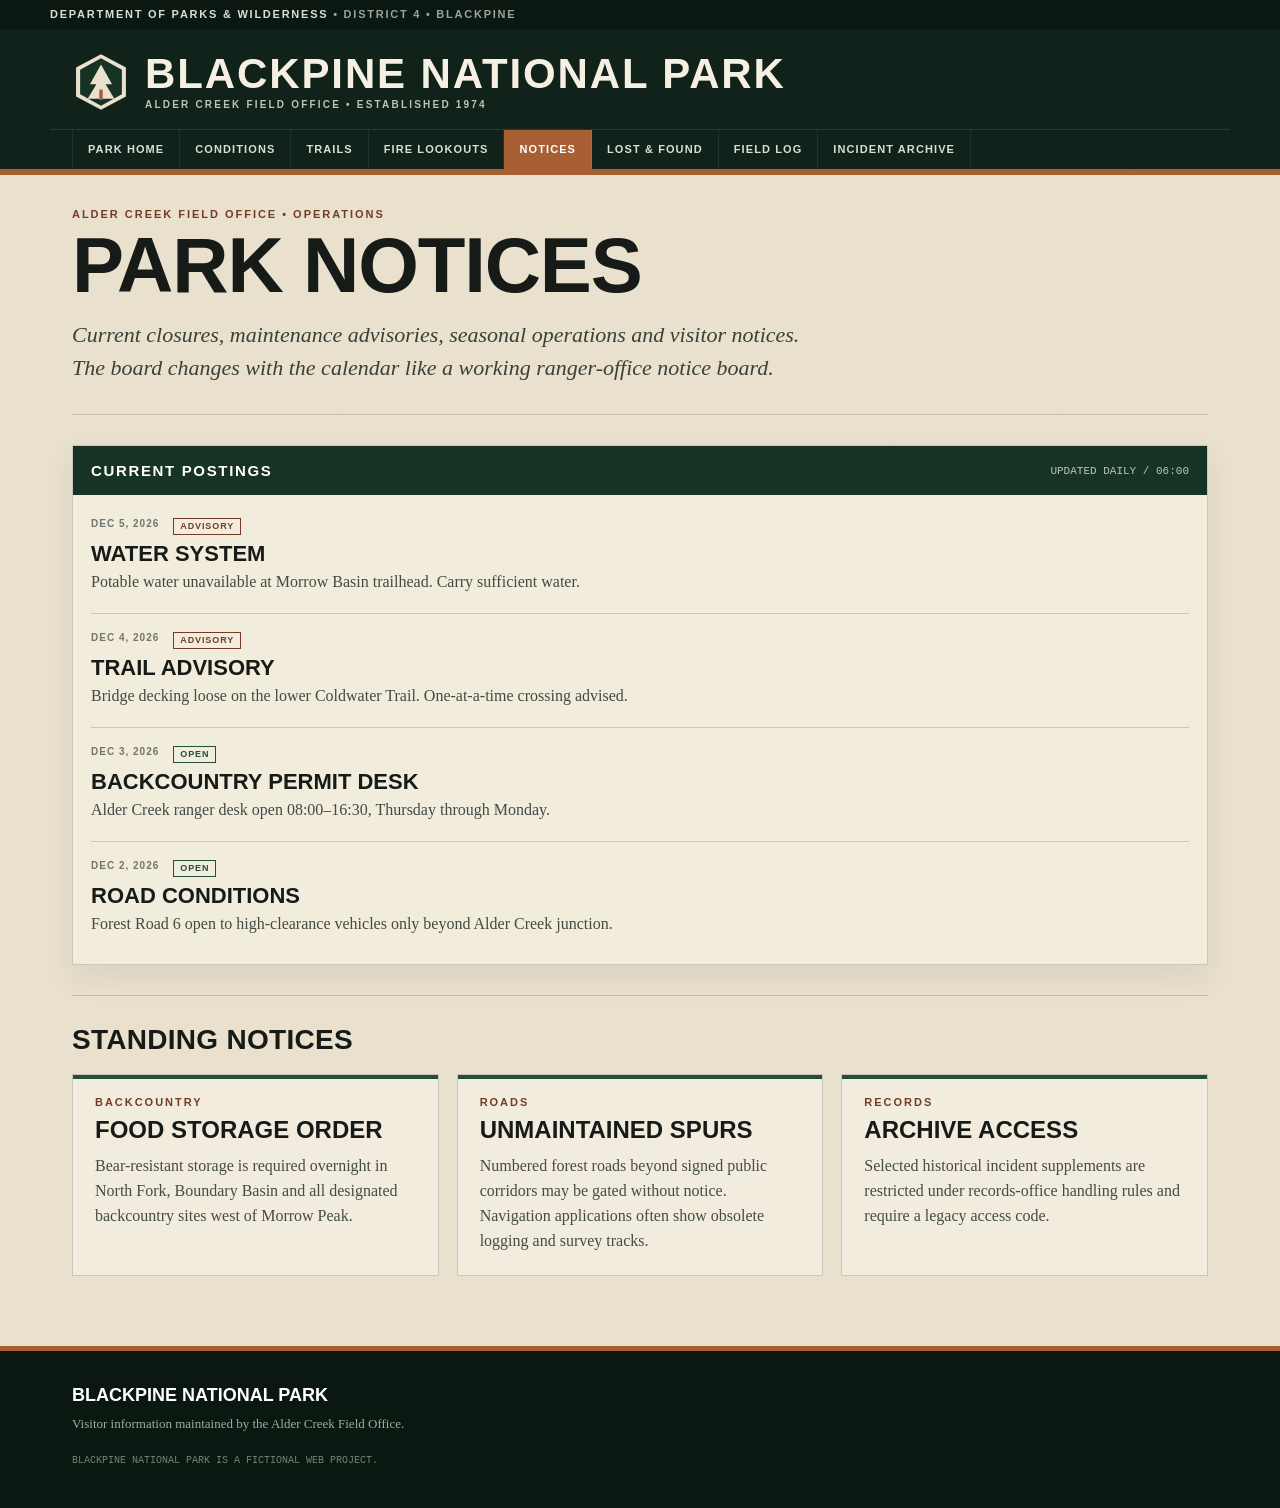
<file: notices.html>
<!doctype html><html lang="en"><head><meta charset="utf-8"><meta name="viewport" content="width=device-width,initial-scale=1"><meta name="theme-color" content="#102219"><title>Notices | Blackpine National Park</title><link rel="stylesheet" href="styles.css"></head><body><div class="site-shell"><div class="utility">Department of Parks &amp; Wilderness <span>• District 4 • Blackpine</span></div><header class="site-header"><div class="header-inner"><a class="brand" href="index.html"><img src="assets/park-mark.svg" alt=""><div><div class="brand-title">Blackpine National Park</div><div class="brand-sub">Alder Creek Field Office • Established 1974</div></div></a></div><nav class="main-nav"><a href="index.html">Park Home</a><a href="conditions.html">Conditions</a><a href="trails.html">Trails</a><a href="lookouts.html">Fire Lookouts</a><a href="notices.html">Notices</a><a href="lost-found.html">Lost &amp; Found</a><a href="field-log.html">Field Log</a><a href="incidents.html">Incident Archive</a></nav></header><main class="page"><div class="eyebrow">Alder Creek Field Office • Operations</div><h1 class="page-title">Park notices</h1><p class="lede">Current closures, maintenance advisories, seasonal operations and visitor notices. The board changes with the calendar like a working ranger-office notice board.</p><div class="rule"></div><section class="board"><div class="board-head"><h2>Current postings</h2><span>UPDATED DAILY / 06:00</span></div><div class="notice-list" data-notice-list></div></section><div class="rule"></div><h2 class="section-title">Standing notices</h2><div class="cards"><article class="card"><div class="eyebrow">Backcountry</div><h3>Food storage order</h3><p>Bear-resistant storage is required overnight in North Fork, Boundary Basin and all designated backcountry sites west of Morrow Peak.</p></article><article class="card"><div class="eyebrow">Roads</div><h3>Unmaintained spurs</h3><p>Numbered forest roads beyond signed public corridors may be gated without notice. Navigation applications often show obsolete logging and survey tracks.</p></article><article class="card"><div class="eyebrow">Records</div><h3>Archive access</h3><p>Selected historical incident supplements are restricted under records-office handling rules and require a legacy access code.</p></article></div></main><footer class="footer"><div class="footer-inner"><div><strong>Blackpine National Park</strong><p>Visitor information maintained by the Alder Creek Field Office.</p><div class="fineprint">BLACKPINE NATIONAL PARK IS A FICTIONAL WEB PROJECT.</div></div></div></footer></div><script src="site.js"></script></body></html>
</file>
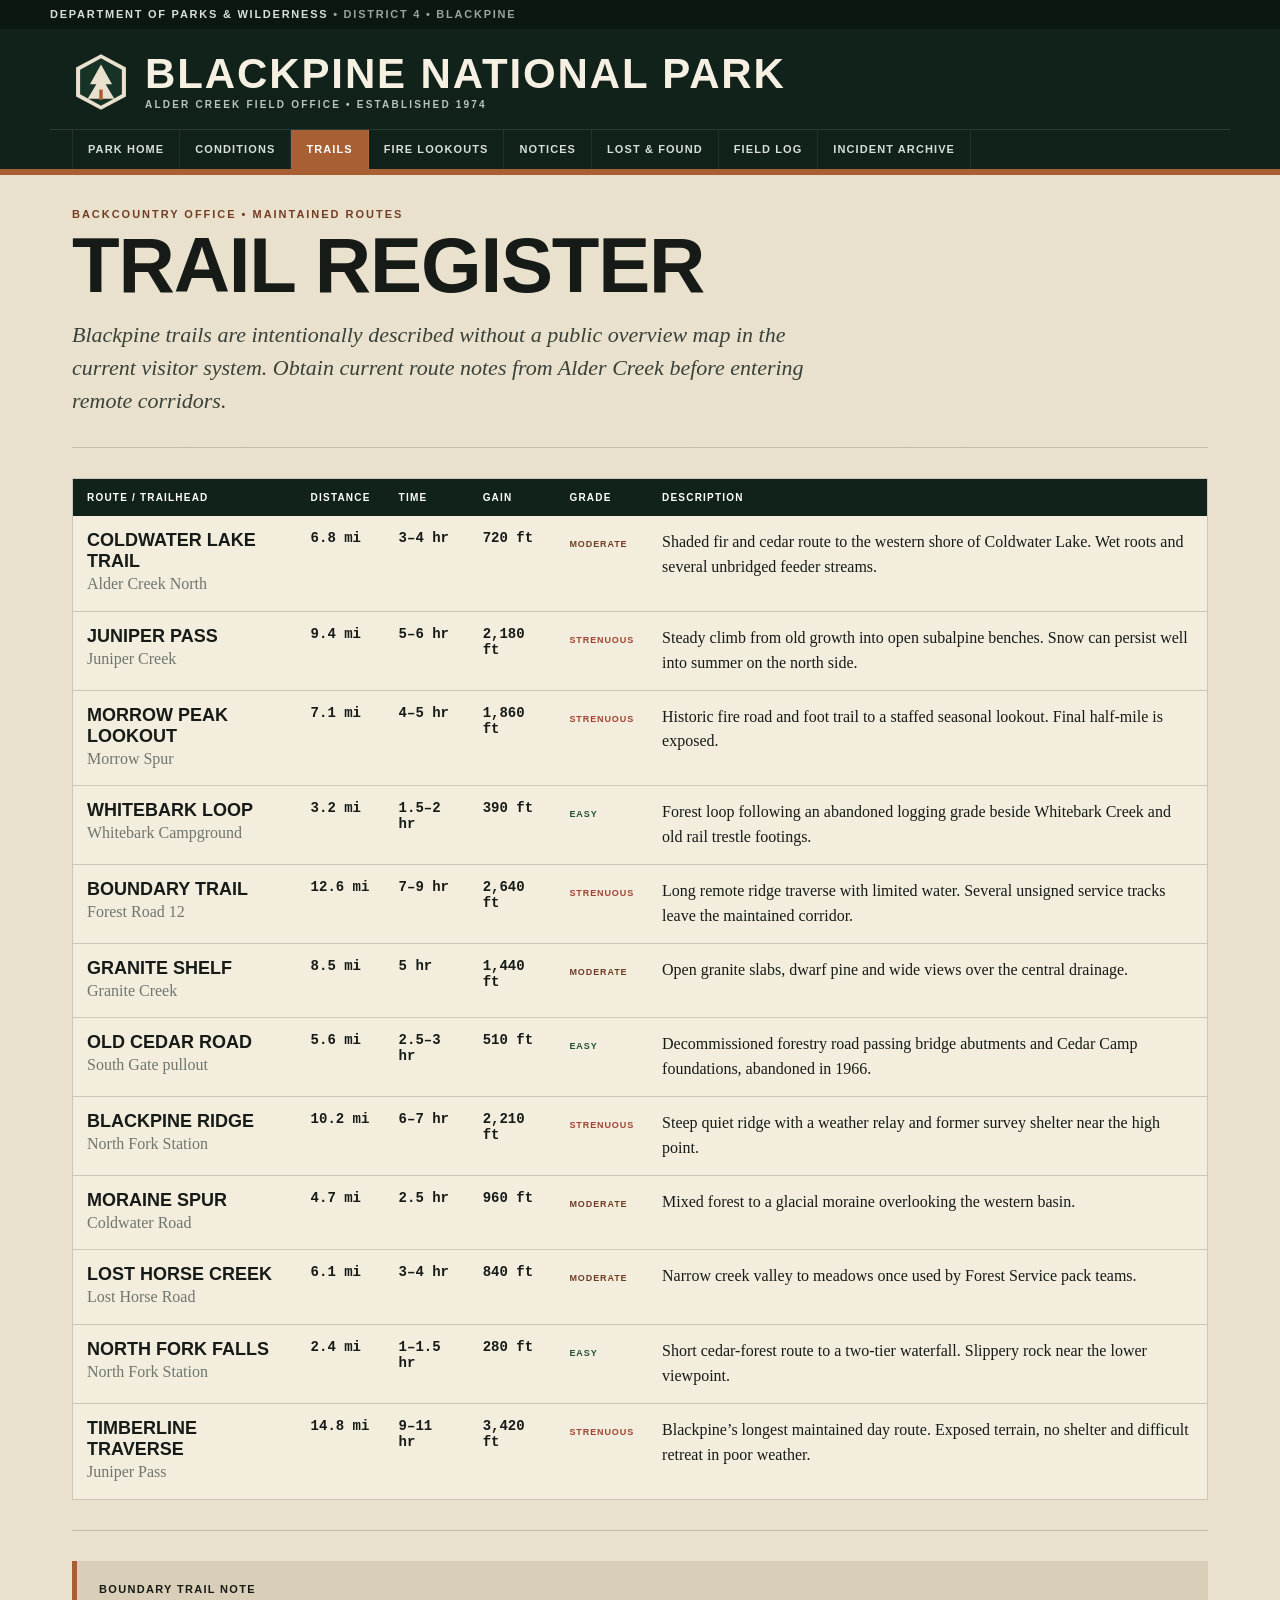
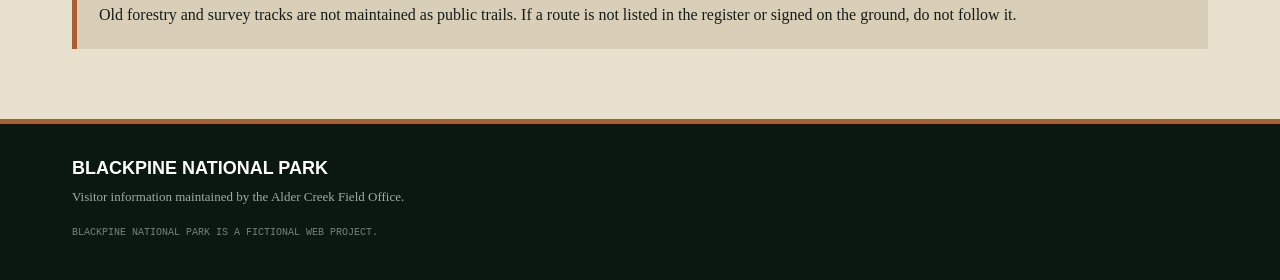
<file: trails.html>
<!doctype html><html lang="en"><head><meta charset="utf-8"><meta name="viewport" content="width=device-width,initial-scale=1"><meta name="theme-color" content="#102219"><title>Trails | Blackpine National Park</title><link rel="stylesheet" href="styles.css"></head><body><div class="site-shell"><div class="utility">Department of Parks &amp; Wilderness <span>• District 4 • Blackpine</span></div><header class="site-header"><div class="header-inner"><a class="brand" href="index.html"><img src="assets/park-mark.svg" alt=""><div><div class="brand-title">Blackpine National Park</div><div class="brand-sub">Alder Creek Field Office • Established 1974</div></div></a></div><nav class="main-nav"><a href="index.html">Park Home</a><a href="conditions.html">Conditions</a><a href="trails.html">Trails</a><a href="lookouts.html">Fire Lookouts</a><a href="notices.html">Notices</a><a href="lost-found.html">Lost &amp; Found</a><a href="field-log.html">Field Log</a><a href="incidents.html">Incident Archive</a></nav></header><main class="page"><div class="eyebrow">Backcountry office • Maintained routes</div><h1 class="page-title">Trail register</h1><p class="lede">Blackpine trails are intentionally described without a public overview map in the current visitor system. Obtain current route notes from Alder Creek before entering remote corridors.</p><div class="rule"></div><div class="table-wrap"><table><thead><tr><th>Route / trailhead</th><th>Distance</th><th>Time</th><th>Gain</th><th>Grade</th><th>Description</th></tr></thead><tbody><tr><td><div class="trail-name">Coldwater Lake Trail</div><div class="muted">Alder Creek North</div></td><td class="metric">6.8 mi</td><td class="metric">3–4 hr</td><td class="metric">720 ft</td><td><span class="difficulty moderate">Moderate</span></td><td>Shaded fir and cedar route to the western shore of Coldwater Lake. Wet roots and several unbridged feeder streams.</td></tr><tr><td><div class="trail-name">Juniper Pass</div><div class="muted">Juniper Creek</div></td><td class="metric">9.4 mi</td><td class="metric">5–6 hr</td><td class="metric">2,180 ft</td><td><span class="difficulty strenuous">Strenuous</span></td><td>Steady climb from old growth into open subalpine benches. Snow can persist well into summer on the north side.</td></tr><tr><td><div class="trail-name">Morrow Peak Lookout</div><div class="muted">Morrow Spur</div></td><td class="metric">7.1 mi</td><td class="metric">4–5 hr</td><td class="metric">1,860 ft</td><td><span class="difficulty strenuous">Strenuous</span></td><td>Historic fire road and foot trail to a staffed seasonal lookout. Final half-mile is exposed.</td></tr><tr><td><div class="trail-name">Whitebark Loop</div><div class="muted">Whitebark Campground</div></td><td class="metric">3.2 mi</td><td class="metric">1.5–2 hr</td><td class="metric">390 ft</td><td><span class="difficulty easy">Easy</span></td><td>Forest loop following an abandoned logging grade beside Whitebark Creek and old rail trestle footings.</td></tr><tr><td><div class="trail-name">Boundary Trail</div><div class="muted">Forest Road 12</div></td><td class="metric">12.6 mi</td><td class="metric">7–9 hr</td><td class="metric">2,640 ft</td><td><span class="difficulty strenuous">Strenuous</span></td><td>Long remote ridge traverse with limited water. Several unsigned service tracks leave the maintained corridor.</td></tr><tr><td><div class="trail-name">Granite Shelf</div><div class="muted">Granite Creek</div></td><td class="metric">8.5 mi</td><td class="metric">5 hr</td><td class="metric">1,440 ft</td><td><span class="difficulty moderate">Moderate</span></td><td>Open granite slabs, dwarf pine and wide views over the central drainage.</td></tr><tr><td><div class="trail-name">Old Cedar Road</div><div class="muted">South Gate pullout</div></td><td class="metric">5.6 mi</td><td class="metric">2.5–3 hr</td><td class="metric">510 ft</td><td><span class="difficulty easy">Easy</span></td><td>Decommissioned forestry road passing bridge abutments and Cedar Camp foundations, abandoned in 1966.</td></tr><tr><td><div class="trail-name">Blackpine Ridge</div><div class="muted">North Fork Station</div></td><td class="metric">10.2 mi</td><td class="metric">6–7 hr</td><td class="metric">2,210 ft</td><td><span class="difficulty strenuous">Strenuous</span></td><td>Steep quiet ridge with a weather relay and former survey shelter near the high point.</td></tr><tr><td><div class="trail-name">Moraine Spur</div><div class="muted">Coldwater Road</div></td><td class="metric">4.7 mi</td><td class="metric">2.5 hr</td><td class="metric">960 ft</td><td><span class="difficulty moderate">Moderate</span></td><td>Mixed forest to a glacial moraine overlooking the western basin.</td></tr><tr><td><div class="trail-name">Lost Horse Creek</div><div class="muted">Lost Horse Road</div></td><td class="metric">6.1 mi</td><td class="metric">3–4 hr</td><td class="metric">840 ft</td><td><span class="difficulty moderate">Moderate</span></td><td>Narrow creek valley to meadows once used by Forest Service pack teams.</td></tr><tr><td><div class="trail-name">North Fork Falls</div><div class="muted">North Fork Station</div></td><td class="metric">2.4 mi</td><td class="metric">1–1.5 hr</td><td class="metric">280 ft</td><td><span class="difficulty easy">Easy</span></td><td>Short cedar-forest route to a two-tier waterfall. Slippery rock near the lower viewpoint.</td></tr><tr><td><div class="trail-name">Timberline Traverse</div><div class="muted">Juniper Pass</div></td><td class="metric">14.8 mi</td><td class="metric">9–11 hr</td><td class="metric">3,420 ft</td><td><span class="difficulty strenuous">Strenuous</span></td><td>Blackpine’s longest maintained day route. Exposed terrain, no shelter and difficult retreat in poor weather.</td></tr></tbody></table></div><div class="rule"></div><div class="weather-note"><strong>Boundary Trail note</strong>Old forestry and survey tracks are not maintained as public trails. If a route is not listed in the register or signed on the ground, do not follow it.</div></main><footer class="footer"><div class="footer-inner"><div><strong>Blackpine National Park</strong><p>Visitor information maintained by the Alder Creek Field Office.</p><div class="fineprint">BLACKPINE NATIONAL PARK IS A FICTIONAL WEB PROJECT.</div></div></div></footer></div><script src="site.js"></script></body></html>
</file>
<file: styles.css>
:root{
  --pine-950:#0b1711;
  --pine-900:#102219;
  --pine-800:#173326;
  --pine-700:#24503a;
  --pine-500:#4d735c;
  --cedar:#a85f34;
  --cedar-dark:#733d24;
  --paper:#e9e1cd;
  --paper-2:#d9cfb8;
  --ink:#171b17;
  --muted:#70766e;
  --cream:#f5f0e2;
  --warning:#d18a3a;
  --danger:#a24332;
  --line:rgba(23,27,23,.18);
  --shadow:0 18px 50px rgba(3,9,5,.24);
  --sans:"Arial Narrow","Franklin Gothic Medium","Helvetica Neue",Arial,sans-serif;
  --serif:Georgia,"Times New Roman",serif;
  --mono:"Courier New",monospace;
}
*{box-sizing:border-box}
html{background:var(--pine-950);scroll-behavior:smooth}
body{margin:0;color:var(--ink);background:var(--paper);font-family:var(--serif);line-height:1.55;min-height:100vh}
a{color:inherit}.site-shell{min-height:100vh;background:linear-gradient(rgba(233,225,205,.96),rgba(233,225,205,.96)),url('assets/topo.svg');background-size:auto,720px}
.utility{background:var(--pine-950);color:#d9dfd8;font:700 11px/1 var(--sans);letter-spacing:.16em;text-transform:uppercase;padding:9px max(18px,calc((100vw - 1180px)/2))}.utility span{opacity:.7}.site-header{background:var(--pine-900);color:var(--cream);border-bottom:6px solid var(--cedar)}.header-inner{max-width:1180px;margin:auto;padding:24px 22px 18px;display:flex;align-items:center;gap:20px}.brand{display:flex;align-items:center;gap:15px;text-decoration:none}.brand img{width:58px;height:58px}.brand-title{font:900 clamp(25px,4vw,42px)/.95 var(--sans);letter-spacing:.045em;text-transform:uppercase}.brand-sub{margin-top:7px;color:#b9c5ba;font:700 10px/1 var(--sans);text-transform:uppercase;letter-spacing:.22em}.menu-toggle{display:none;margin-left:auto;background:transparent;color:white;border:1px solid rgba(255,255,255,.35);padding:9px 11px;font:800 11px var(--sans);letter-spacing:.12em;text-transform:uppercase}.main-nav{max-width:1180px;margin:auto;padding:0 22px;display:flex;gap:0;border-top:1px solid rgba(255,255,255,.11);overflow-x:auto;scrollbar-width:none}.main-nav::-webkit-scrollbar{display:none}.main-nav a{flex:0 0 auto;text-decoration:none;color:#d7dfd8;font:800 11px/1 var(--sans);letter-spacing:.1em;text-transform:uppercase;padding:14px 15px;border-right:1px solid rgba(255,255,255,.08)}.main-nav a:first-child{border-left:1px solid rgba(255,255,255,.08)}.main-nav a:hover,.main-nav a.active{background:var(--cedar);color:white}.page{max-width:1180px;margin:auto;padding:34px 22px 70px}.eyebrow{font:900 11px/1 var(--sans);text-transform:uppercase;letter-spacing:.18em;color:var(--cedar-dark);margin-bottom:10px}.page-title{font:900 clamp(40px,7vw,78px)/.9 var(--sans);letter-spacing:-.015em;text-transform:uppercase;margin:0;max-width:900px}.lede{font:italic clamp(17px,2.2vw,22px)/1.5 var(--serif);max-width:760px;color:#394139;margin:18px 0 0}.rule{height:1px;background:var(--line);margin:30px 0}.hero{background:var(--pine-900);color:var(--cream);position:relative;overflow:hidden}.hero:after{content:"";position:absolute;inset:0;background:url('assets/topo-dark.svg') center/760px;opacity:.25;pointer-events:none}.hero-inner{max-width:1180px;margin:auto;padding:74px 22px 76px;position:relative;z-index:1;display:grid;grid-template-columns:minmax(0,1.35fr) minmax(280px,.65fr);gap:55px;align-items:end}.hero .eyebrow{color:#d59a72}.hero h1{font:900 clamp(58px,10vw,124px)/.78 var(--sans);letter-spacing:-.035em;text-transform:uppercase;margin:0}.hero h1 span{display:block;color:#cfdacb}.hero-copy{font:italic 20px/1.6 var(--serif);color:#cdd5cd;max-width:600px;margin:25px 0 0}.hero-stamp{border:1px solid rgba(255,255,255,.24);padding:25px;position:relative}.hero-stamp:before{content:"FIELD OFFICE  •  ALDER CREEK";display:block;font:900 10px var(--sans);letter-spacing:.16em;color:#d7a17c;margin-bottom:22px}.hero-stat{display:flex;justify-content:space-between;gap:15px;padding:10px 0;border-top:1px solid rgba(255,255,255,.13)}.hero-stat strong{font:900 11px var(--sans);letter-spacing:.09em;text-transform:uppercase}.hero-stat span{font:15px var(--mono);color:#cbd2cb}.status-strip{background:var(--cedar);color:white}.status-inner{max-width:1180px;margin:auto;padding:13px 22px;display:flex;align-items:center;gap:16px}.status-label{font:900 11px var(--sans);letter-spacing:.14em;text-transform:uppercase;white-space:nowrap}.status-text{font:14px var(--serif);opacity:.96}.status-dot{width:8px;height:8px;background:#d9e6d8;border-radius:50%;box-shadow:0 0 0 4px rgba(255,255,255,.12)}.home-grid{display:grid;grid-template-columns:1.35fr .65fr;gap:36px;margin-top:34px}.board,.paper-panel{background:rgba(245,240,226,.78);border:1px solid var(--line);box-shadow:0 12px 30px rgba(32,35,30,.08)}.board-head{background:var(--pine-800);color:white;padding:16px 18px;display:flex;justify-content:space-between;align-items:center;gap:15px}.board-head h2{font:900 15px var(--sans);letter-spacing:.11em;text-transform:uppercase;margin:0}.board-head span{font:11px var(--mono);color:#b8c7bb}.notice-list{padding:5px 18px 9px}.notice{padding:18px 0;border-bottom:1px solid var(--line)}.notice:last-child{border-bottom:0}.notice-meta,.meta-row{display:flex;flex-wrap:wrap;gap:8px 14px;font:800 10px var(--sans);text-transform:uppercase;letter-spacing:.1em;color:var(--muted)}.notice h3{margin:7px 0 5px;font:900 22px/1.05 var(--sans);text-transform:uppercase}.notice p{margin:0;color:#434a43}.tag{display:inline-block;border:1px solid currentColor;padding:3px 6px;font:800 9px/1 var(--sans);letter-spacing:.1em;text-transform:uppercase}.tag.open{color:var(--pine-700)}.tag.advisory{color:var(--cedar-dark)}.tag.closed,.tag.high{color:var(--danger)}.quicklinks{display:grid;gap:12px}.quicklink{display:block;background:var(--pine-900);color:white;padding:19px;text-decoration:none;border-left:5px solid var(--cedar);transition:.16s transform,.16s background}.quicklink:hover{transform:translateX(3px);background:var(--pine-800)}.quicklink small{display:block;color:#aebdaf;font:800 9px var(--sans);text-transform:uppercase;letter-spacing:.16em;margin-bottom:6px}.quicklink strong{font:900 19px/1 var(--sans);text-transform:uppercase}.section-title{font:900 28px/1 var(--sans);text-transform:uppercase;letter-spacing:.01em;margin:0 0 20px}.cards{display:grid;grid-template-columns:repeat(3,minmax(0,1fr));gap:18px}.card{background:rgba(245,240,226,.82);border:1px solid var(--line);padding:22px;position:relative}.card:before{content:"";position:absolute;top:0;left:0;right:0;height:4px;background:var(--pine-700)}.card h3{font:900 24px/1.02 var(--sans);text-transform:uppercase;margin:8px 0 12px}.card p{margin:0;color:#444c44}.card .meta-row{margin-top:16px}.button,.button-secondary{appearance:none;border:0;border-radius:0;display:inline-flex;align-items:center;justify-content:center;gap:8px;padding:12px 16px;font:900 11px var(--sans);text-transform:uppercase;letter-spacing:.12em;text-decoration:none;cursor:pointer}.button{background:var(--cedar);color:white}.button:hover{background:var(--cedar-dark)}.button-secondary{background:transparent;color:var(--pine-800);border:1px solid var(--pine-800)}.button-secondary:hover{background:var(--pine-800);color:white}.table-wrap{overflow:auto;border:1px solid var(--line);background:rgba(245,240,226,.8)}table{width:100%;border-collapse:collapse;min-width:760px}th{background:var(--pine-900);color:white;text-align:left;font:900 10px var(--sans);letter-spacing:.12em;text-transform:uppercase;padding:13px 14px}td{padding:14px;border-bottom:1px solid var(--line);vertical-align:top}tr:last-child td{border-bottom:0}.trail-name{font:900 18px var(--sans);text-transform:uppercase}.trail-name a{text-decoration:none;border-bottom:1px dotted var(--cedar)}.muted{color:var(--muted)}.metric{font:700 14px var(--mono)}.difficulty{font:900 9px var(--sans);text-transform:uppercase;letter-spacing:.1em}.difficulty.easy{color:var(--pine-700)}.difficulty.moderate{color:var(--cedar-dark)}.difficulty.strenuous{color:var(--danger)}.split{display:grid;grid-template-columns:minmax(0,1.4fr) minmax(300px,.6fr);gap:28px}.station-panel{background:var(--pine-900);color:white;padding:28px;box-shadow:var(--shadow)}.station-panel .eyebrow{color:#cb9672}.station-temp{font:900 clamp(74px,12vw,132px)/.75 var(--sans);letter-spacing:-.04em;margin:20px 0}.station-temp sup{font-size:.3em;vertical-align:top}.station-condition{font:italic 22px var(--serif);color:#cbd5cc}.station-grid{display:grid;grid-template-columns:repeat(2,1fr);border-top:1px solid rgba(255,255,255,.16);margin-top:24px}.station-metric{padding:15px 12px 13px 0;border-bottom:1px solid rgba(255,255,255,.12)}.station-metric:nth-child(even){padding-left:14px;border-left:1px solid rgba(255,255,255,.12)}.station-metric small{display:block;font:800 9px var(--sans);letter-spacing:.14em;text-transform:uppercase;color:#9eb0a1}.station-metric strong{display:block;font:18px var(--mono);margin-top:5px}.weather-note{padding:22px;background:#d9cfb8;border-left:5px solid var(--cedar)}.weather-note strong{font:900 11px var(--sans);letter-spacing:.12em;text-transform:uppercase;display:block;margin-bottom:8px}.log{border-left:3px solid var(--pine-700);padding-left:18px;margin:0 0 22px}.log time{font:800 10px var(--mono);color:var(--muted)}.log h3{font:900 20px var(--sans);text-transform:uppercase;margin:5px 0}.jobs{display:grid;gap:18px}.job{border:1px solid var(--line);background:rgba(245,240,226,.82);display:grid;grid-template-columns:1fr 220px}.job-main{padding:24px}.job-side{background:#d8ceb7;padding:24px;border-left:1px solid var(--line)}.job h2{font:900 29px/1 var(--sans);text-transform:uppercase;margin:7px 0 12px}.job-side dl{margin:0}.job-side dt{font:900 9px var(--sans);letter-spacing:.12em;text-transform:uppercase;color:var(--muted);margin-top:12px}.job-side dd{margin:3px 0 0;font:15px var(--mono)}.form-panel{background:var(--pine-900);color:white;padding:28px;margin-top:32px}.form-panel h2{font:900 30px/1 var(--sans);text-transform:uppercase;margin:0 0 8px}.form-panel p{color:#c4cec5}.form-grid{display:grid;grid-template-columns:repeat(2,1fr);gap:14px}.field{display:grid;gap:6px}.field.full{grid-column:1/-1}.field label{font:900 9px var(--sans);text-transform:uppercase;letter-spacing:.14em;color:#b8c6ba}.field input,.field select,.field textarea{width:100%;border:1px solid rgba(255,255,255,.28);background:#0c1b13;color:white;padding:12px;font:15px var(--serif);border-radius:0}.field textarea{min-height:110px;resize:vertical}.form-status{margin-top:15px;font:13px var(--mono);color:#c8d3c9}.lost-grid{display:grid;grid-template-columns:repeat(3,1fr);gap:18px}.lost-item{background:rgba(245,240,226,.82);border:1px solid var(--line);min-height:245px;display:flex;flex-direction:column}.lost-thumb{height:105px;background:var(--pine-900);display:grid;place-items:center;color:#a7b8a9;position:relative;overflow:hidden}.lost-thumb:after{content:"";position:absolute;inset:0;background:url('assets/topo-dark.svg') center/340px;opacity:.3}.lost-icon{font:900 36px var(--mono);z-index:1}.lost-body{padding:18px;flex:1}.lost-body h3{font:900 21px/1 var(--sans);text-transform:uppercase;margin:6px 0 9px}.oddity{border-color:var(--cedar)}.oddity .lost-thumb{background:#1c1712}.oddity .lost-icon{color:#d19b76}.camera-board{display:grid;grid-template-columns:repeat(2,1fr);gap:20px}.camera-card{border:1px solid var(--line);background:#111d16;color:#e8eadf}.camera-frame{aspect-ratio:4/3;position:relative;background:linear-gradient(180deg,#2c4435,#101c15);overflow:hidden;display:grid;place-items:center}.camera-frame:after{content:"IMAGE ARCHIVE • LOW BANDWIDTH PREVIEW";position:absolute;left:12px;bottom:10px;font:9px var(--mono);letter-spacing:.08em;color:#dce2d9;background:rgba(0,0,0,.5);padding:5px 7px}.camera-frame svg{width:100%;height:100%;opacity:.9}.camera-info{padding:17px}.camera-info h3{font:900 21px/1 var(--sans);text-transform:uppercase;margin:6px 0 8px}.camera-meta{font:11px var(--mono);color:#aeb9ae;display:flex;gap:12px;flex-wrap:wrap}.incident-list{border-top:3px solid var(--pine-900)}.incident-row{display:grid;grid-template-columns:130px 1fr 120px;gap:18px;padding:19px 6px;border-bottom:1px solid var(--line);align-items:start}.case-id{font:800 13px var(--mono);color:var(--cedar-dark)}.incident-row h2{font:900 23px/1 var(--sans);text-transform:uppercase;margin:0 0 7px}.incident-row p{margin:0;color:#454c45}.incident-status{text-align:right;font:900 9px var(--sans);letter-spacing:.11em;text-transform:uppercase}.incident-row a{text-decoration:none}.incident-row a:hover h2{color:var(--cedar-dark)}.lock{display:inline-block;margin-left:8px;font:700 9px var(--mono);color:var(--danger)}.record{max-width:850px}.record-header{border-top:7px solid var(--pine-900);border-bottom:1px solid var(--line);padding:24px 0}.record-header h1{font:900 clamp(38px,7vw,68px)/.9 var(--sans);text-transform:uppercase;margin:8px 0}.record-meta{display:grid;grid-template-columns:repeat(4,1fr);gap:1px;background:var(--line);border:1px solid var(--line);margin-top:22px}.record-meta div{background:var(--paper);padding:12px}.record-meta small{display:block;font:900 8px var(--sans);text-transform:uppercase;letter-spacing:.12em;color:var(--muted)}.record-meta strong{font:13px var(--mono)}.record-body{padding-top:25px}.record-body h2{font:900 22px var(--sans);text-transform:uppercase;margin:28px 0 10px}.record-body p{font-size:17px}.redacted{background:var(--ink);color:var(--ink);user-select:none;padding:0 3px}.lock-panel{border:1px solid var(--line);background:#ded4bd;padding:30px;margin-top:30px}.lock-panel h2{font:900 28px var(--sans);text-transform:uppercase;margin:0}.password-line{display:flex;gap:8px;margin-top:18px}.password-line input{flex:1;border:1px solid #756e61;background:#f4eedf;padding:12px;font:16px var(--mono)}.error{color:var(--danger);font:700 12px var(--mono);margin-top:10px}.archive-stamp{display:inline-block;border:2px solid var(--danger);color:var(--danger);font:900 12px var(--sans);letter-spacing:.16em;text-transform:uppercase;padding:6px 9px;transform:rotate(-2deg)}.footer{background:var(--pine-950);color:#9eaea0;border-top:5px solid var(--cedar)}.footer-inner{max-width:1180px;margin:auto;padding:34px 22px 42px;display:grid;grid-template-columns:1fr auto;gap:30px}.footer strong{display:block;color:white;font:900 18px var(--sans);text-transform:uppercase}.footer p{max-width:600px;margin:8px 0 0;font-size:13px}.footer-links{display:flex;gap:14px;align-items:start;flex-wrap:wrap}.footer a{font:800 10px var(--sans);letter-spacing:.12em;text-transform:uppercase;color:#b6c2b7}.fineprint{font:10px var(--mono);opacity:.72;margin-top:20px}.empty-state{padding:25px;border:1px dashed var(--muted);color:var(--muted)}
@media(max-width:900px){.hero-inner,.home-grid,.split{grid-template-columns:1fr}.hero-inner{padding-top:55px}.hero-stamp{max-width:500px}.cards,.lost-grid{grid-template-columns:repeat(2,1fr)}.job{grid-template-columns:1fr}.job-side{border-left:0;border-top:1px solid var(--line)}.camera-board{grid-template-columns:1fr}.record-meta{grid-template-columns:repeat(2,1fr)}}
@media(max-width:620px){.utility{padding-left:16px}.header-inner{padding:17px 16px}.brand img{width:46px;height:46px}.brand-title{font-size:24px}.brand-sub{font-size:8px}.main-nav{padding:0 16px}.page{padding:28px 16px 55px}.hero-inner{padding:44px 16px 52px;gap:32px}.hero h1{font-size:58px}.status-inner{padding:12px 16px;align-items:flex-start}.cards,.lost-grid{grid-template-columns:1fr}.form-grid{grid-template-columns:1fr}.field.full{grid-column:auto}.incident-row{grid-template-columns:1fr;gap:7px}.incident-status{text-align:left}.record-meta{grid-template-columns:1fr 1fr}.password-line{flex-direction:column}.footer-inner{padding:28px 16px;grid-template-columns:1fr}.station-temp{font-size:88px}}
</file>
